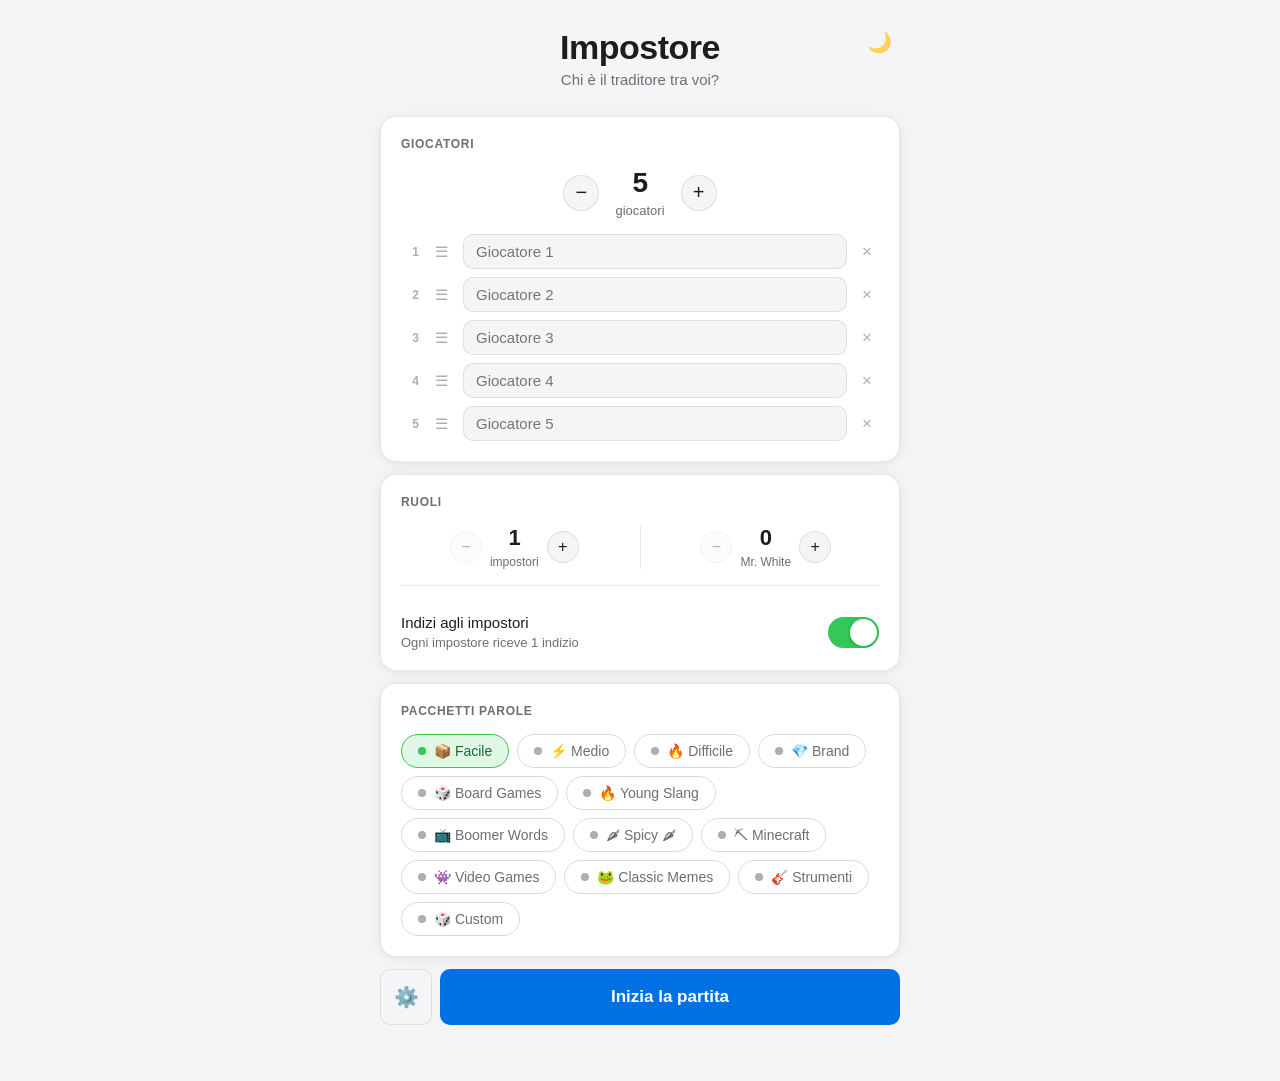
<file: index.html>
<!DOCTYPE html>
<html lang="it">
<head>
  <meta charset="UTF-8">
  <meta name="viewport" content="width=device-width, initial-scale=1.0">
  <title>Impostore</title>
  <link rel="stylesheet" href="style.css?v=14">
  <script>
    (function() {
      var t = localStorage.getItem('imp_theme') ||
        (matchMedia('(prefers-color-scheme: dark)').matches ? 'dark' : 'light');
      document.documentElement.dataset.theme = t;
    })();
  </script>
</head>
<body>
  <div class="app">
    <!-- HOME -->
    <div class="screen active" id="screen-home">
      <div class="header" style="position:relative;">
        <button class="theme-btn" id="btn-theme" aria-label="Cambia tema">🌙</button>
        <h1>Impostore</h1>
        <p>Chi è il traditore tra voi?</p>
      </div>
      <div class="card">
        <div class="card-title">Giocatori</div>
        <div class="stepper">
          <button class="step-btn" id="btn-players-minus" type="button" aria-label="Diminuisci numero giocatori">−</button>
          <div>
            <div class="step-value" id="player-count">5</div>
            <div class="step-label">giocatori</div>
          </div>
          <button class="step-btn" id="btn-players-plus" type="button" aria-label="Aumenta numero giocatori">+</button>
        </div>
        <div class="player-name-list" id="player-name-list"></div>
      </div>
      <div class="card">
        <div class="card-title">Ruoli</div>
        <div class="roles-grid">
          <div class="role-col-l">
            <div class="stepper">
              <button class="step-btn" id="btn-impostors-minus" type="button" aria-label="Diminuisci numero impostori">−</button>
              <div>
                <div class="step-value" id="impostor-count">1</div>
                <div class="step-label">impostori</div>
              </div>
              <button class="step-btn" id="btn-impostors-plus" type="button" aria-label="Aumenta numero impostori">+</button>
            </div>
          </div>
          <div class="roles-divider"></div>
          <div class="role-col-r">
            <div class="stepper">
              <button class="step-btn" id="btn-mrwhites-minus" type="button" aria-label="Diminuisci numero Mr. White">−</button>
              <div>
                <div class="step-value" id="mrwhite-count">0</div>
                <div class="step-label">Mr. White</div>
              </div>
              <button class="step-btn" id="btn-mrwhites-plus" type="button" aria-label="Aumenta numero Mr. White">+</button>
            </div>
          </div>
        </div>
        <div class="divider"></div>
        <div class="toggle-row">
          <div class="toggle-info">
            <h3>Indizi agli impostori</h3>
            <p>Ogni impostore riceve 1 indizio</p>
          </div>
          <button class="toggle on" id="toggle-hints" type="button" role="switch" aria-label="Indizi agli impostori" aria-checked="true"></button>
        </div>
      </div>
      <div class="card">
        <div class="card-title">Pacchetti parole</div>
        <div class="packet-grid" id="home-packet-grid"></div>
      </div>
      <div class="start-row">
        <button class="settings-gear" id="btn-settings" type="button" aria-label="Apri impostazioni pacchetti">⚙️</button>
        <button class="btn btn-primary" id="btn-start" style="flex: 1;">Inizia la partita</button>
      </div>
    </div>

    <!-- SETTINGS -->
    <div class="screen" id="screen-settings">
      <div class="nav-row">
        <button class="nav-back" id="btn-settings-back">‹ Indietro</button>
        <div class="nav-title">Pacchetti parole</div>
        <div style="width: 60px;"></div>
      </div>
      <div class="settings-intro">
        Formato per ogni riga: <code>parola,indizio1,indizio2,...</code><br>
        Una voce per riga &nbsp;·&nbsp; Indizi opzionali, quanti ne vuoi &nbsp;·&nbsp; Ogni indizio può essere più parole
      </div>
      <div class="sa-row">
        <button class="sa-btn" id="btn-export-all">⬆ Esporta tutti</button>
        <label class="sa-btn" id="btn-import" role="button" tabindex="0" aria-label="Importa pacchetti JSON" style="cursor: pointer;">
          ⬇ Importa
          <input type="file" id="file-import" accept=".json" style="display: none;">
        </label>
      </div>
      <div id="packet-editors"></div>
      <button class="add-packet-btn" id="btn-add-packet">+ Aggiungi pacchetto</button>
      <button class="add-packet-btn ai-open-btn" id="btn-ai-packet">✨ Crea pacchetto con AI</button>
    </div>

    <!-- COVER -->
    <div class="screen" id="screen-cover">
      <div class="progress-bar">
        <div class="progress-fill" id="cover-pb"></div>
      </div>
      <div class="cover-screen">
        <div class="cover-icon">🙈</div>
        <div class="cover-title" id="cover-title">Passa il telefono</div>
        <div class="cover-sub">Guarda solo tu la schermata successiva</div>
      </div>
    </div>

    <!-- REVEAL -->
    <div class="screen" id="screen-reveal">
      <div class="progress-bar">
        <div class="progress-fill" id="reveal-pb"></div>
      </div>
      <div class="reveal-top">
        <div class="player-card" id="player-card"></div>
      </div>
    </div>

    <!-- STARTER -->
    <div class="screen" id="screen-starter">
      <div class="starter-card" id="starter-card"></div>
    </div>

    <!-- VOTE -->
    <div class="screen" id="screen-vote">
      <div class="nav-row">
        <div class="nav-title">Vota l'impostore</div>
      </div>
      <div class="card">
        <div class="card-title">Chi vuoi eliminare?</div>
        <div class="player-list" id="vote-list"></div>
      </div>
    </div>

    <!-- CIVILIAN ELIMINATED -->
    <div class="screen" id="screen-civilian-elim">
      <div class="civ-elim-card">
        <div style="font-size: 64px; margin-bottom: var(--spacing-lg);">😮</div>
        <div style="font-size: 22px; font-weight: 700; margin-bottom: var(--spacing-md);" id="civ-elim-name"></div>
        <div style="font-size: 17px; color: var(--success); font-weight: 600; margin-bottom: var(--spacing-lg);">Era un civile!</div>
        <p style="font-size: 15px; color: var(--text2); line-height: 1.5;">Gli impostori sono ancora in circolazione. Il gioco continua.</p>
      </div>
    </div>

    <!-- MR WHITE GUESS -->
    <div class="screen" id="screen-mrwhite-guess">
      <div class="player-card">
        <div class="role-icon mrwhite">🕵️</div>
        <div class="role-badge mrwhite">Mr. White eliminato</div>
        <p style="font-size: 15px; color: var(--text2); line-height: 1.5; margin-bottom: var(--spacing-xl);">
          Hai ascoltato tutti. Se indovini la parola segreta, <strong>vinci tu!</strong>
        </p>
        <input type="text" id="mrwhite-guess-input" placeholder="La parola è…"
          style="width: 100%; padding: var(--spacing-lg); border-radius: var(--radius-sm); border: 1.5px solid var(--border); font-size: 17px; font-family: inherit; outline: none; text-align: center; background: var(--surface2); margin-bottom: var(--spacing-lg); transition: border-color 0.15s;"
          onkeydown="if(event.key==='Enter'){checkMrWhiteGuess();}" />
      </div>
    </div>

    <!-- RESULT -->
    <div class="screen" id="screen-result">
      <div class="result-card" id="result-card"></div>
    </div>

    <!-- ROLE SUMMARY -->
    <div class="screen" id="screen-role-summary">
      <div class="result-card" id="role-summary-card"></div>
    </div>
  </div>

  <!-- Bottom Navigation Bar -->
  <div class="bottom-nav" id="bottom-nav">
    <div class="bottom-nav-inner">
      <div class="btn-group" id="nav-buttons"></div>
    </div>
  </div>

  <div class="ai-modal" id="ai-pack-modal">
    <div class="ai-pack-panel" id="ai-pack-panel">
      <button class="ai-close" id="btn-ai-close" aria-label="Chiudi">×</button>
      <div class="ai-setup" id="ai-setup">
        <div class="card-title">Crea pacchetto con AI</div>
        <div class="ai-form-grid">
          <label class="ai-field">
            <span>Quante parole</span>
            <input type="number" id="ai-count" min="5" max="200" value="50">
          </label>
          <label class="ai-field">
            <span>Tema del pacchetto</span>
            <input type="text" id="ai-theme" placeholder="es. cinema anni '90">
          </label>
          <label class="ai-field">
            <span>Lingua</span>
            <input type="text" id="ai-language" value="italiano">
          </label>
          <label class="ai-field">
            <span>Indizi per parola</span>
            <input type="number" id="ai-hints" min="0" max="12" value="4">
          </label>
          <label class="ai-field">
            <span>Difficoltà indizi</span>
            <select id="ai-difficulty">
              <option value="vicini">Vicini alla parola</option>
              <option value="medi" selected>Medi</option>
              <option value="lontani">Lontani dalla parola</option>
              <option value="molto lontani">Molto lontani</option>
            </select>
          </label>
          <label class="ai-check">
            <input type="checkbox" id="ai-multiword" checked>
            <span>Gli indizi possono essere più di una parola</span>
          </label>
        </div>
        <label class="ai-field ai-extra-field">
          <span>Se ti serve qualcos'altro</span>
          <textarea id="ai-extra" rows="3" placeholder="Vincoli, pubblico, parole da evitare, tono..."></textarea>
        </label>
        <button class="btn btn-primary" id="btn-ai-copy">Copia prompt</button>
      </div>
      <div class="ai-import" id="ai-import">
        <div class="small-info" id="ai-copy-status">Prompt copiato. Incolla qui sotto la risposta dell'AI.</div>
        <textarea class="packet-textarea" id="ai-response" spellcheck="false" placeholder="Incolla qui la lista generata dall'AI"></textarea>
        <button class="btn btn-secondary" id="btn-ai-create">Crea pacchetto dalla risposta</button>
      </div>
    </div>
  </div>

  <script src="script.js?v=14"></script>
</body>
</html>
</file>
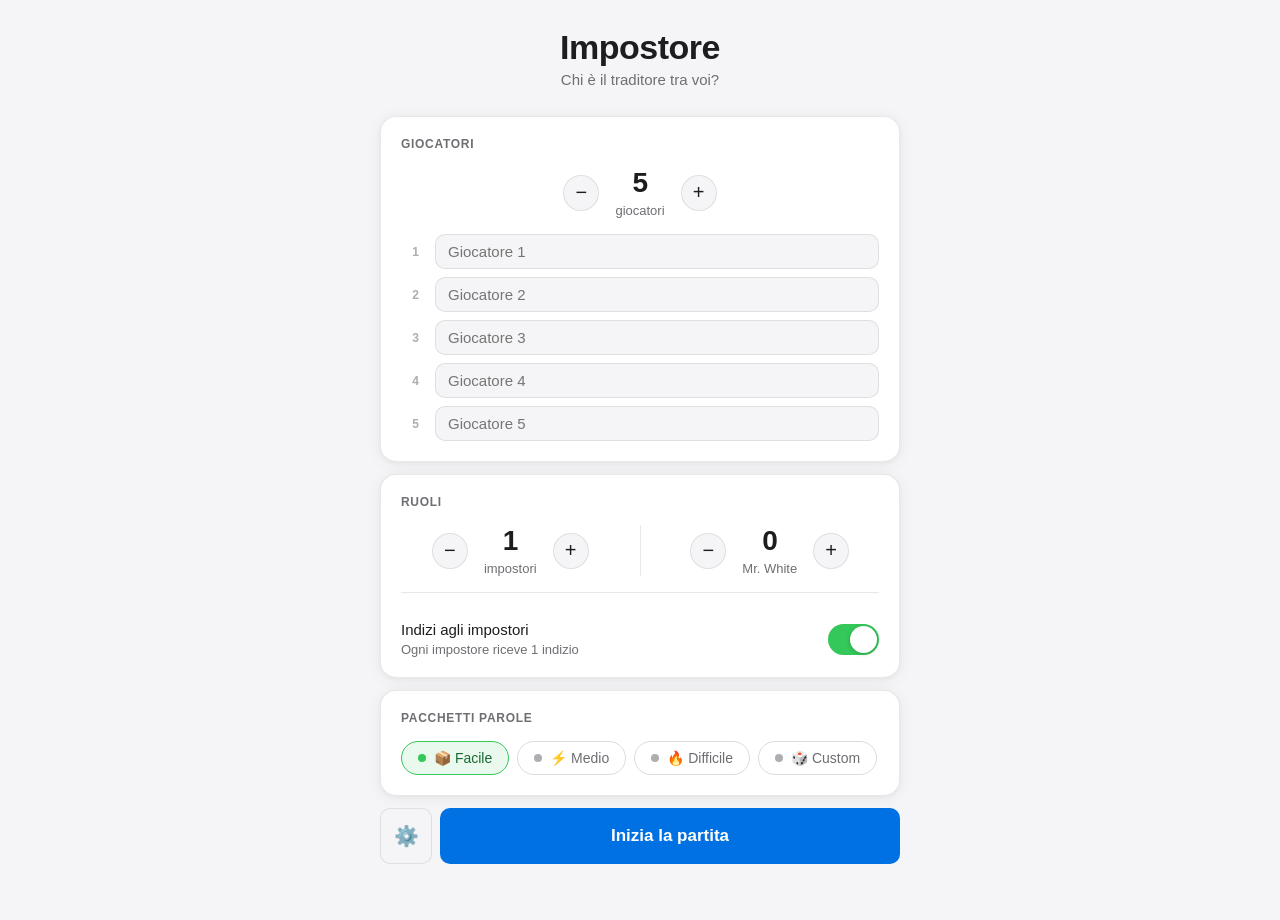
<file: impostore.html>
<!DOCTYPE html>
<html lang="it">
<head>
  <meta charset="UTF-8">
  <meta name="viewport" content="width=device-width, initial-scale=1.0">
  <title>Impostore</title>
  <style>
    * {
      margin: 0;
      padding: 0;
      box-sizing: border-box;
    }

    :root {
      --bg: #f5f5f7;
      --surface: #fff;
      --surface2: #f5f5f7;
      --surface3: #e8e8ed;
      --border: rgba(0, 0, 0, 0.09);
      --border2: rgba(0, 0, 0, 0.14);
      --text: #1d1d1f;
      --text2: #6e6e73;
      --text3: #aeaeb2;
      --accent: #0071e3;
      --accent-h: #0077ed;
      --danger: #ff3b30;
      --success: #34c759;
      --warning: #ff9f0a;
      --mrw: #636366;

      --radius: 16px;
      --radius-sm: 10px;
      --spacing-xs: 4px;
      --spacing-sm: 8px;
      --spacing-md: 12px;
      --spacing-lg: 16px;
      --spacing-xl: 20px;
      --spacing-2xl: 24px;
      --spacing-3xl: 28px;
      --spacing-4xl: 32px;

      --shadow: 0 2px 16px rgba(0, 0, 0, 0.06), 0 1px 4px rgba(0, 0, 0, 0.04);
      --shadow-lg: 0 20px 60px rgba(0, 0, 0, 0.11), 0 4px 16px rgba(0, 0, 0, 0.06);
    }

    body {
      font-family: -apple-system, BlinkMacSystemFont, 'Helvetica Neue', sans-serif;
      background: var(--bg);
      color: var(--text);
      min-height: 100vh;
      display: flex;
      flex-direction: column;
      align-items: center;
      padding: var(--spacing-2xl) var(--spacing-lg);
      -webkit-font-smoothing: antialiased;
      transition: padding-bottom 0.15s;
    }

    body.has-bottom-nav {
      padding-bottom: calc(140px + env(safe-area-inset-bottom, 0px));
    }

    .app {
      width: 100%;
      max-width: 520px;
    }

    .screen {
      display: none;
    }

    .screen.active {
      display: block;
    }

    /* Header */
    .header {
      text-align: center;
      margin-bottom: var(--spacing-3xl);
      padding-top: var(--spacing-xs);
    }

    .header h1 {
      font-size: 34px;
      font-weight: 700;
      letter-spacing: -0.5px;
    }

    .header p {
      font-size: 15px;
      color: var(--text2);
      margin-top: var(--spacing-xs);
    }

    /* Navigation */
    .nav-row {
      display: flex;
      align-items: center;
      justify-content: space-between;
      margin-bottom: var(--spacing-lg);
    }

    .nav-back {
      font-size: 15px;
      color: var(--accent);
      background: none;
      border: none;
      cursor: pointer;
      font-family: inherit;
      font-weight: 500;
      padding: 0;
      transition: opacity 0.15s;
    }

    .nav-back:active {
      opacity: 0.7;
    }

    .nav-title {
      font-size: 17px;
      font-weight: 600;
    }

    /* Card */
    .card {
      background: var(--surface);
      border-radius: var(--radius);
      padding: var(--spacing-xl);
      box-shadow: var(--shadow);
      margin-bottom: var(--spacing-md);
      border: 1px solid var(--border);
      width: 100%;
    }

    .card-title {
      font-size: 12px;
      font-weight: 600;
      color: var(--text2);
      text-transform: uppercase;
      letter-spacing: 0.7px;
      margin-bottom: var(--spacing-lg);
    }

    /* Stepper */
    .stepper {
      display: flex;
      align-items: center;
      gap: var(--spacing-lg);
      justify-content: center;
    }

    .step-btn {
      width: 36px;
      height: 36px;
      border-radius: 50%;
      border: 1px solid var(--border);
      background: var(--surface2);
      color: var(--text);
      font-size: 20px;
      cursor: pointer;
      display: flex;
      align-items: center;
      justify-content: center;
      transition: all 0.15s;
      font-family: inherit;
    }

    .step-btn:hover {
      background: var(--surface3);
    }

    .step-btn:active {
      transform: scale(0.9);
    }

    .step-value {
      font-size: 28px;
      font-weight: 600;
      min-width: 40px;
      text-align: center;
      letter-spacing: -0.5px;
    }

    .step-label {
      font-size: 13px;
      color: var(--text2);
      text-align: center;
      margin-top: var(--spacing-xs);
    }

    /* Roles */
    .roles-grid {
      display: grid;
      grid-template-columns: 1fr 1px 1fr;
    }

    .roles-divider {
      background: var(--border);
    }

    .role-col-l {
      padding-right: var(--spacing-xl);
    }

    .role-col-r {
      padding-left: var(--spacing-xl);
    }

    /* Toggle */
    .toggle-row {
      display: flex;
      align-items: center;
      justify-content: space-between;
      padding: var(--spacing-md) 0;
      border-bottom: 1px solid var(--border);
    }

    .toggle-row:last-child {
      border-bottom: none;
      padding-bottom: 0;
    }

    .toggle-info h3 {
      font-size: 15px;
      font-weight: 500;
    }

    .toggle-info p {
      font-size: 13px;
      color: var(--text2);
      margin-top: var(--spacing-xs);
    }

    .toggle {
      width: 51px;
      height: 31px;
      background: #e5e5ea;
      border-radius: 16px;
      position: relative;
      cursor: pointer;
      transition: background 0.25s;
      flex-shrink: 0;
      border: none;
      outline: none;
    }

    .toggle.on {
      background: var(--success);
    }

    .toggle::after {
      content: '';
      position: absolute;
      width: 27px;
      height: 27px;
      background: white;
      border-radius: 50%;
      top: 2px;
      left: 2px;
      transition: transform 0.25s;
      box-shadow: 0 1px 4px rgba(0, 0, 0, 0.2);
    }

    .toggle.on::after {
      transform: translateX(20px);
    }

    /* Packets */
    .packet-grid {
      display: flex;
      flex-wrap: wrap;
      gap: var(--spacing-sm);
    }

    .packet-pill {
      padding: var(--spacing-sm) var(--spacing-lg);
      border-radius: 20px;
      font-size: 14px;
      font-weight: 500;
      cursor: pointer;
      border: 1.5px solid var(--border2);
      background: transparent;
      color: var(--text2);
      transition: all 0.15s;
      font-family: inherit;
      display: flex;
      align-items: center;
      gap: var(--spacing-sm);
    }

    .packet-pill .dot {
      width: 8px;
      height: 8px;
      border-radius: 50%;
      background: var(--text3);
      flex-shrink: 0;
    }

    /* Player Names */
    .player-name-list {
      display: flex;
      flex-direction: column;
      gap: var(--spacing-sm);
      margin-top: var(--spacing-lg);
    }

    .player-name-row {
      display: flex;
      align-items: center;
      gap: var(--spacing-lg);
    }

    .player-index {
      font-size: 12px;
      color: var(--text3);
      font-weight: 600;
      min-width: 18px;
      text-align: right;
    }

    .name-input {
      flex: 1;
      padding: var(--spacing-sm) var(--spacing-md);
      border-radius: var(--radius-sm);
      border: 1.5px solid var(--border);
      background: var(--surface2);
      font-family: inherit;
      font-size: 15px;
      color: var(--text);
      outline: none;
      transition: border-color 0.15s, background 0.15s;
    }

    .name-input:focus {
      border-color: var(--accent);
      background: #fff;
    }

    /* Buttons */
    .btn {
      width: 100%;
      padding: 15px;
      border-radius: var(--radius-sm);
      border: none;
      font-size: 17px;
      font-weight: 600;
      cursor: pointer;
      font-family: inherit;
      transition: all 0.15s;
    }

    .btn-primary {
      background: var(--accent);
      color: white;
    }

    .btn-primary:hover {
      background: var(--accent-h);
    }

    .btn-primary:active {
      transform: scale(0.98);
    }

    .btn-secondary {
      background: var(--surface2);
      color: var(--text);
      border: 1px solid var(--border);
      font-size: 15px;
      font-weight: 500;
      padding: 12px;
    }

    .btn-secondary:hover {
      background: var(--surface3);
    }

    .btn-group {
      display: flex;
      flex-direction: column;
      gap: var(--spacing-sm);
    }

    .start-row {
      display: flex;
      gap: var(--spacing-sm);
      margin-bottom: var(--spacing-4xl);
    }

    .settings-gear {
      flex: 0 0 auto;
      width: 52px;
      height: auto;
      border-radius: var(--radius-sm);
      border: 1px solid var(--border);
      background: var(--surface2);
      font-size: 20px;
      cursor: pointer;
      display: flex;
      align-items: center;
      justify-content: center;
      transition: background 0.15s;
      padding: 15px;
    }

    .settings-gear:hover {
      background: var(--surface3);
    }

    /* Progress Bar */
    .progress-bar {
      height: 5px;
      background: var(--surface3);
      border-radius: 3px;
      margin-bottom: var(--spacing-xl);
      overflow: hidden;
      width: 100%;
      flex-shrink: 0;
    }

    .progress-fill {
      height: 100%;
      background: var(--accent);
      border-radius: 3px;
      transition: width 0.35s ease;
    }

    /* Cover Screen */
    .screen#screen-cover {
      display: none;
      flex-direction: column;
      justify-content: center;
      align-items: center;
    }

    .screen#screen-cover.active {
      display: flex;
    }

    .cover-screen {
      background: var(--surface);
      border-radius: var(--radius);
      padding: var(--spacing-4xl) var(--spacing-2xl);
      text-align: center;
      box-shadow: var(--shadow-lg);
      border: 1px solid var(--border);
      width: 100%;
    }

    .cover-icon {
      font-size: 52px;
      margin-bottom: var(--spacing-lg);
    }

    .cover-title {
      font-size: 24px;
      font-weight: 700;
      margin-bottom: var(--spacing-md);
      letter-spacing: -0.3px;
    }

    .cover-sub {
      font-size: 15px;
      color: var(--text2);
    }

    /* Reveal Screen */
    #screen-reveal {
      display: none;
      flex-direction: column;
      justify-content: center;
      align-items: center;
    }

    #screen-reveal.active {
      display: flex;
    }

    .reveal-top {
      flex: 1;
      display: flex;
      flex-direction: column;
      justify-content: center;
      align-items: center;
      width: 100%;
    }

    /* Player Card */
    .player-card {
      background: var(--surface);
      border-radius: var(--radius);
      padding: var(--spacing-4xl) var(--spacing-2xl) var(--spacing-xl);
      text-align: center;
      box-shadow: var(--shadow-lg);
      border: 1px solid var(--border);
      animation: slideUp 0.3s ease;
      width: 100%;
    }

    @keyframes slideUp {
      from {
        opacity: 0;
        transform: translateY(14px);
      }
      to {
        opacity: 1;
        transform: translateY(0);
      }
    }

    .player-number {
      font-size: 12px;
      font-weight: 600;
      color: var(--text3);
      text-transform: uppercase;
      letter-spacing: 0.8px;
      margin-bottom: var(--spacing-xl);
    }

    .role-icon {
      width: 80px;
      height: 80px;
      border-radius: 50%;
      display: flex;
      align-items: center;
      justify-content: center;
      font-size: 36px;
      margin: 0 auto var(--spacing-lg);
    }

    .role-icon.civilian {
      background: rgba(52, 199, 89, 0.1);
    }

    .role-icon.impostor {
      background: rgba(255, 59, 48, 0.1);
    }

    .role-icon.mrwhite {
      background: rgba(99, 99, 102, 0.1);
    }

    .role-badge {
      font-size: 22px;
      font-weight: 700;
      margin-bottom: var(--spacing-md);
    }

    .role-badge.civilian {
      color: var(--success);
    }

    .role-badge.impostor {
      color: var(--danger);
    }

    .role-badge.mrwhite {
      color: var(--mrw);
    }

    .role-word {
      font-size: 34px;
      font-weight: 700;
      color: var(--text);
      letter-spacing: -0.8px;
      margin-top: var(--spacing-lg);
    }

    .role-sub {
      font-size: 14px;
      color: var(--text2);
      margin-top: var(--spacing-lg);
      line-height: 1.5;
    }

    .hint-solo {
      background: rgba(255, 159, 10, 0.07);
      border: 1px solid rgba(255, 159, 10, 0.25);
      border-radius: var(--radius-sm);
      padding: var(--spacing-lg);
      margin-top: var(--spacing-lg);
      text-align: center;
    }

    .hint-label {
      font-size: 11px;
      font-weight: 700;
      color: var(--warning);
      text-transform: uppercase;
      letter-spacing: 0.6px;
      margin-bottom: var(--spacing-sm);
    }

    .hint-text {
      font-size: 22px;
      font-weight: 700;
      color: var(--text);
    }

    /* Civilian Eliminated */
    .screen#screen-civilian-elim {
      display: none;
      flex-direction: column;
      justify-content: center;
      align-items: center;
    }

    .screen#screen-civilian-elim.active {
      display: flex;
    }

    .civ-elim-card {
      background: var(--surface);
      border-radius: var(--radius);
      padding: var(--spacing-4xl) var(--spacing-2xl);
      text-align: center;
      box-shadow: var(--shadow-lg);
      border: 1px solid var(--border);
      animation: slideUp 0.3s ease;
      width: 100%;
    }

    /* Mr White Guess Screen */
    .screen#screen-mrwhite-guess {
      display: none;
      flex-direction: column;
      justify-content: center;
      align-items: center;
    }

    .screen#screen-mrwhite-guess.active {
      display: flex;
    }

    /* Vote Screen */
    .player-list {
      display: flex;
      flex-direction: column;
      gap: var(--spacing-sm);
      margin-top: var(--spacing-lg);
    }

    .player-vote-item {
      display: flex;
      align-items: center;
      justify-content: space-between;
      padding: var(--spacing-lg) var(--spacing-xl);
      background: var(--surface2);
      border-radius: var(--radius-sm);
      border: 1.5px solid var(--border);
      cursor: pointer;
      transition: all 0.15s;
      user-select: none;
      min-height: 48px;
    }

    .player-vote-item:hover {
      border-color: var(--accent);
      background: rgba(0, 113, 227, 0.04);
    }

    .player-vote-item.selected {
      border-color: var(--danger);
      background: rgba(255, 59, 48, 0.06);
    }

    .player-vote-name {
      font-size: 16px;
      font-weight: 500;
    }

    .vote-check {
      width: 22px;
      height: 22px;
      border-radius: 50%;
      border: 2px solid var(--border);
      display: flex;
      align-items: center;
      justify-content: center;
      font-size: 11px;
      color: white;
      font-weight: 700;
      flex-shrink: 0;
    }

    .player-vote-item.selected .vote-check {
      background: var(--danger);
      border-color: var(--danger);
    }

    /* Result Card */
    .screen#screen-result {
      display: none;
      flex-direction: column;
      justify-content: center;
      align-items: center;
    }

    .screen#screen-result.active {
      display: flex;
    }

    .result-card {
      background: var(--surface);
      border-radius: var(--radius);
      padding: var(--spacing-4xl) var(--spacing-2xl);
      text-align: center;
      box-shadow: var(--shadow-lg);
      border: 1px solid var(--border);
      animation: slideUp 0.4s ease;
      width: 100%;
    }

    .result-emoji {
      font-size: 64px;
      margin-bottom: var(--spacing-md);
    }

    .result-title {
      font-size: 28px;
      font-weight: 700;
      letter-spacing: -0.5px;
      margin-bottom: var(--spacing-md);
    }

    .result-sub {
      font-size: 15px;
      color: var(--text2);
      margin-bottom: var(--spacing-xl);
      line-height: 1.5;
    }

    .info-row {
      display: flex;
      justify-content: space-between;
      align-items: center;
      padding: var(--spacing-md) 0;
      border-bottom: 1px solid var(--border);
      font-size: 15px;
    }

    .info-row:last-child {
      border-bottom: none;
    }

    .info-row span:first-child {
      color: var(--text2);
    }

    .info-row span:last-child {
      font-weight: 600;
    }

    .tag-i {
      color: var(--danger);
    }

    .tag-mw {
      color: var(--mrw);
    }

    /* Settings */
    .settings-intro {
      font-size: 14px;
      color: var(--text2);
      margin-bottom: var(--spacing-lg);
      line-height: 1.65;
      background: var(--surface);
      border-radius: var(--radius-sm);
      padding: var(--spacing-lg);
      border: 1px solid var(--border);
    }

    .settings-intro code {
      font-family: ui-monospace, SFMono-Regular, Menlo, monospace;
      font-size: 12.5px;
      background: var(--surface3);
      padding: var(--spacing-xs) var(--spacing-sm);
      border-radius: 4px;
      color: var(--text);
    }

    /* Packet Editor */
    .packet-item {
      background: var(--surface);
      border-radius: var(--radius-sm);
      border: 1px solid var(--border);
      margin-bottom: var(--spacing-sm);
      overflow: hidden;
      box-shadow: var(--shadow);
    }

    .packet-header {
      display: flex;
      align-items: center;
      justify-content: space-between;
      padding: var(--spacing-lg);
      cursor: pointer;
      gap: var(--spacing-sm);
    }

    .ph-left {
      display: flex;
      align-items: center;
      gap: var(--spacing-sm);
      flex: 1;
      min-width: 0;
    }

    .pdot {
      width: 9px;
      height: 9px;
      border-radius: 50%;
      flex-shrink: 0;
    }

    .pname {
      font-size: 15px;
      font-weight: 500;
    }

    .pcount {
      font-size: 13px;
      color: var(--text3);
      flex-shrink: 0;
    }

    .pchev {
      font-size: 12px;
      color: var(--text3);
      transition: transform 0.2s;
      flex-shrink: 0;
    }

    .pchev.open {
      transform: rotate(180deg);
    }

    .packet-body {
      display: none;
      padding: 0 var(--spacing-lg) var(--spacing-lg);
    }

    .packet-body.open {
      display: block;
    }

    .packet-textarea {
      width: 100%;
      padding: var(--spacing-sm) var(--spacing-md);
      border-radius: 8px;
      border: 1.5px solid var(--border);
      background: var(--surface2);
      font-family: ui-monospace, SFMono-Regular, Menlo, monospace;
      font-size: 12px;
      color: var(--text);
      resize: vertical;
      min-height: 140px;
      outline: none;
      transition: border-color 0.15s;
      line-height: 1.65;
    }

    .packet-textarea:focus {
      border-color: var(--accent);
    }

    .packet-name-input {
      flex: 1;
      padding: var(--spacing-sm) var(--spacing-md);
      border-radius: var(--radius-sm);
      border: 1.5px solid var(--border);
      background: var(--surface2);
      font-family: inherit;
      font-size: 15px;
      font-weight: 500;
      color: var(--text);
      outline: none;
      transition: border-color 0.15s, background 0.15s;
      min-width: 0;
    }

    .packet-name-input:focus {
      border-color: var(--accent);
      background: #fff;
    }

    .emoji-btn {
      font-size: 20px;
      background: var(--surface2);
      border: 1px solid var(--border);
      border-radius: var(--radius-sm);
      width: 40px;
      height: 40px;
      cursor: pointer;
      flex-shrink: 0;
      display: flex;
      align-items: center;
      justify-content: center;
      transition: background 0.15s;
      padding: 0;
    }

    .emoji-btn:hover {
      background: var(--surface3);
    }

    .psave {
      padding: var(--spacing-sm) var(--spacing-lg);
      border-radius: 8px;
      background: var(--accent);
      color: white;
      border: none;
      font-size: 13px;
      font-weight: 600;
      cursor: pointer;
      font-family: inherit;
      transition: opacity 0.15s;
    }

    .psave:active {
      opacity: 0.8;
    }

    .pgray {
      background: var(--surface3);
      color: var(--text);
      border: 1px solid var(--border);
    }

    .pdel {
      padding: var(--spacing-sm) var(--spacing-md);
      border-radius: 8px;
      background: rgba(255, 59, 48, 0.08);
      color: var(--danger);
      border: 1px solid rgba(255, 59, 48, 0.2);
      font-size: 13px;
      font-weight: 600;
      cursor: pointer;
      font-family: inherit;
      transition: all 0.15s;
    }

    .pdel:hover {
      background: rgba(255, 59, 48, 0.12);
    }

    .add-packet-btn {
      width: 100%;
      padding: var(--spacing-md);
      border-radius: var(--radius-sm);
      border: 1.5px dashed var(--border2);
      background: transparent;
      color: var(--text2);
      font-size: 15px;
      font-weight: 500;
      cursor: pointer;
      font-family: inherit;
      transition: all 0.15s;
      margin-bottom: var(--spacing-lg);
    }

    .add-packet-btn:hover {
      background: var(--surface3);
      border-color: var(--accent);
      color: var(--accent);
    }

    .sa-row {
      display: flex;
      gap: var(--spacing-sm);
      margin-bottom: var(--spacing-lg);
    }

    .sa-btn {
      flex: 1;
      padding: var(--spacing-sm);
      border-radius: var(--radius-sm);
      border: 1px solid var(--border);
      background: var(--surface2);
      color: var(--text);
      font-size: 14px;
      font-weight: 500;
      cursor: pointer;
      font-family: inherit;
      transition: all 0.15s;
      text-align: center;
    }

    .sa-btn:hover {
      background: var(--surface3);
    }

    .ep-panel {
      display: none;
      padding: var(--spacing-md) 0;
      border-bottom: 1px solid var(--border);
      margin-bottom: var(--spacing-md);
    }

    .emoji-picker {
      display: flex;
      flex-wrap: wrap;
      gap: var(--spacing-sm);
      margin-bottom: var(--spacing-sm);
    }

    .ep-opt {
      font-size: 18px;
      width: 34px;
      height: 34px;
      border-radius: 8px;
      border: 1.5px solid var(--border);
      background: var(--surface2);
      cursor: pointer;
      display: flex;
      align-items: center;
      justify-content: center;
      transition: all 0.15s;
      padding: 0;
    }

    .ep-opt.sel {
      border-color: var(--accent);
      background: rgba(0, 113, 227, 0.1);
    }

    .color-picker {
      display: flex;
      flex-wrap: wrap;
      gap: var(--spacing-sm);
    }

    .cp-opt {
      width: 26px;
      height: 26px;
      border-radius: 50%;
      cursor: pointer;
      border: 2.5px solid transparent;
      transition: all 0.15s;
    }

    .cp-opt.sel {
      border-color: white;
      box-shadow: 0 0 0 2.5px var(--accent);
      transform: scale(1.12);
    }

    .btn-row {
      display: flex;
      gap: var(--spacing-sm);
      margin-top: var(--spacing-lg);
    }

    .divider {
      height: 1px;
      background: var(--border);
      margin: var(--spacing-lg) 0;
    }

    .small-info {
      font-size: 12px;
      color: var(--text3);
      text-align: center;
      margin-top: var(--spacing-sm);
    }

    /* Bottom Navigation */
    .bottom-nav {
      position: fixed;
      bottom: 0;
      left: 0;
      right: 0;
      background: rgba(245, 245, 247, 0.85);
      backdrop-filter: saturate(180%) blur(20px);
      -webkit-backdrop-filter: saturate(180%) blur(20px);
      border-top: 1px solid var(--border);
      padding: var(--spacing-md) var(--spacing-lg) calc(var(--spacing-md) + env(safe-area-inset-bottom, 0px));
      display: none;
      z-index: 10;
    }

    .bottom-nav-inner {
      max-width: 520px;
      margin: 0 auto;
      width: 100%;
    }

    .bottom-nav.active {
      display: block;
    }

    .bottom-nav .btn-group {
      gap: var(--spacing-sm);
    }

    /* Settings Screen Content */
    #screen-settings {
      padding-bottom: var(--spacing-3xl);
    }

    #packet-editors {
      margin-bottom: var(--spacing-lg);
    }
  </style>
</head>
<body>
  <div class="app">
    <!-- HOME -->
    <div class="screen active" id="screen-home">
      <div class="header">
        <h1>Impostore</h1>
        <p>Chi è il traditore tra voi?</p>
      </div>
      <div class="card">
        <div class="card-title">Giocatori</div>
        <div class="stepper">
          <button class="step-btn" id="btn-players-minus">−</button>
          <div>
            <div class="step-value" id="player-count">5</div>
            <div class="step-label">giocatori</div>
          </div>
          <button class="step-btn" id="btn-players-plus">+</button>
        </div>
        <div class="player-name-list" id="player-name-list"></div>
      </div>
      <div class="card">
        <div class="card-title">Ruoli</div>
        <div class="roles-grid">
          <div class="role-col-l">
            <div class="stepper">
              <button class="step-btn" id="btn-impostors-minus">−</button>
              <div>
                <div class="step-value" id="impostor-count">1</div>
                <div class="step-label">impostori</div>
              </div>
              <button class="step-btn" id="btn-impostors-plus">+</button>
            </div>
          </div>
          <div class="roles-divider"></div>
          <div class="role-col-r">
            <div class="stepper">
              <button class="step-btn" id="btn-mrwhites-minus">−</button>
              <div>
                <div class="step-value" id="mrwhite-count">0</div>
                <div class="step-label">Mr. White</div>
              </div>
              <button class="step-btn" id="btn-mrwhites-plus">+</button>
            </div>
          </div>
        </div>
        <div class="divider"></div>
        <div class="toggle-row">
          <div class="toggle-info">
            <h3>Indizi agli impostori</h3>
            <p>Ogni impostore riceve 1 indizio</p>
          </div>
          <button class="toggle on" id="toggle-hints"></button>
        </div>
      </div>
      <div class="card">
        <div class="card-title">Pacchetti parole</div>
        <div class="packet-grid" id="home-packet-grid"></div>
      </div>
      <div class="start-row">
        <button class="settings-gear" id="btn-settings">⚙️</button>
        <button class="btn btn-primary" id="btn-start" style="flex: 1;">Inizia la partita</button>
      </div>
    </div>

    <!-- SETTINGS -->
    <div class="screen" id="screen-settings">
      <div class="nav-row">
        <button class="nav-back" id="btn-settings-back">‹ Indietro</button>
        <div class="nav-title">Pacchetti parole</div>
        <div style="width: 60px;"></div>
      </div>
      <div class="settings-intro">
        Modifica le parole. Formato per ogni riga: <code>parola,indizio1,indizio2,indizio3</code><br>
        Una voce per riga &nbsp;·&nbsp; Gli indizi sono opzionali
      </div>
      <div class="sa-row">
        <button class="sa-btn" id="btn-export-all">⬆ Esporta tutti</button>
        <label class="sa-btn" style="cursor: pointer;">
          ⬇ Importa
          <input type="file" id="file-import" accept=".json" style="display: none;">
        </label>
      </div>
      <div id="packet-editors"></div>
      <button class="add-packet-btn" id="btn-add-packet">+ Aggiungi pacchetto</button>
    </div>

    <!-- COVER -->
    <div class="screen" id="screen-cover">
      <div class="progress-bar">
        <div class="progress-fill" id="cover-pb"></div>
      </div>
      <div class="cover-screen">
        <div class="cover-icon">🙈</div>
        <div class="cover-title" id="cover-title">Passa il telefono</div>
        <div class="cover-sub">Guarda solo tu la schermata successiva</div>
      </div>
    </div>

    <!-- REVEAL -->
    <div class="screen" id="screen-reveal">
      <div class="progress-bar">
        <div class="progress-fill" id="reveal-pb"></div>
      </div>
      <div class="reveal-top">
        <div class="player-card" id="player-card"></div>
      </div>
    </div>

    <!-- VOTE -->
    <div class="screen" id="screen-vote">
      <div class="nav-row">
        <div style="width: 60px;"></div>
        <div class="nav-title">Vota l'impostore</div>
        <div style="width: 60px;"></div>
      </div>
      <div class="card">
        <div class="card-title">Chi vuoi eliminare?</div>
        <div class="player-list" id="vote-list"></div>
      </div>
    </div>

    <!-- CIVILIAN ELIMINATED -->
    <div class="screen" id="screen-civilian-elim">
      <div class="civ-elim-card">
        <div style="font-size: 64px; margin-bottom: var(--spacing-lg);">😮</div>
        <div style="font-size: 22px; font-weight: 700; margin-bottom: var(--spacing-md);" id="civ-elim-name"></div>
        <div style="font-size: 17px; color: var(--success); font-weight: 600; margin-bottom: var(--spacing-lg);">Era un civile!</div>
        <p style="font-size: 15px; color: var(--text2); line-height: 1.5;">Gli impostori sono ancora in circolazione. Il gioco continua.</p>
      </div>
    </div>

    <!-- MR WHITE GUESS -->
    <div class="screen" id="screen-mrwhite-guess">
      <div class="player-card">
        <div class="role-icon mrwhite">🕵️</div>
        <div class="role-badge mrwhite">Mr. White eliminato</div>
        <p style="font-size: 15px; color: var(--text2); line-height: 1.5; margin-bottom: var(--spacing-xl);">
          Hai ascoltato tutti. Se indovini la parola segreta, <strong>vinci tu!</strong>
        </p>
        <input type="text" id="mrwhite-guess-input" placeholder="La parola è…"
          style="width: 100%; padding: var(--spacing-lg); border-radius: var(--radius-sm); border: 1.5px solid var(--border); font-size: 17px; font-family: inherit; outline: none; text-align: center; background: var(--surface2); margin-bottom: var(--spacing-lg); transition: border-color 0.15s;"
          onkeydown="if(event.key==='Enter'){checkMrWhiteGuess();}" />
      </div>
    </div>

    <!-- RESULT -->
    <div class="screen" id="screen-result">
      <div class="result-card" id="result-card"></div>
    </div>
  </div>

  <!-- Bottom Navigation Bar -->
  <div class="bottom-nav" id="bottom-nav">
    <div class="bottom-nav-inner">
      <div class="btn-group" id="nav-buttons"></div>
    </div>
  </div>

  <script>
    const COLORS = [
      { hex: '#34c759', dark: '#1a6b33' },
      { hex: '#ff9f0a', dark: '#8a5200' },
      { hex: '#ff3b30', dark: '#b01208' },
      { hex: '#0071e3', dark: '#004a99' },
      { hex: '#af52de', dark: '#6b2090' },
      { hex: '#ff2d55', dark: '#99001e' },
      { hex: '#5ac8fa', dark: '#006d99' },
      { hex: '#636366', dark: '#3a3a3c' }
    ];

    const EMOJIS = ['📦', '⚡', '🔥', '🎯', '🌊', '🍀', '💡', '🎲', '🌙', '⭐', '🎪', '🧩', '🎭', '🏆', '🌈', '🦄'];

    const DEF_PACKETS = [
      { id: 'easy', label: 'Facile', emoji: '📦', colorIdx: 0, lines: ['Pizza,rotonda,mozzarella,Napoli', 'Gatto,fusa,baffi,sonnolento', 'Mare,salato,estate,onde', 'Bicicletta,ruote,pedali,ecologica', 'Sole,caldo,ovest,abbronzatura', 'Casa,tetto,finestre,comfort', 'Calcio,undici,portiere,pallone', 'Cane,abbaia,guinzaglio,fedele', 'Libro,pagine,silenzio,biblioteca', 'Telefono,schermo,ricarica,chiamate', 'Scuola,mattina,professori,compiti', 'Gelato,freddo,cono,estate', 'Treno,binari,vagoni,stazione', 'Film,cinema,attori,popcorn', 'Musica,cuffia,ritmo,melodia', 'Pane,forno,farina,colazione', 'Bosco,alberi,animali,resina', 'Macchina,ruote,patente,benzina', 'Letto,materasso,lenzuola,sonno', 'Festa,torta,ballo,amici', 'Cioccolato,dolce,cacao,fondente', 'Computer,tastiera,internet,schermo', 'Montagna,alta,sci,neve', 'Pesce,pinne,acqua,limone', 'Pallone,rotondo,calcio,aria', 'Dentista,denti,trapano,guanti', 'Supermercato,cibo,carrelli,cassa', 'Aereo,cielo,aeroporto,veloce', 'Piscina,nuoto,cloro,bagnino', 'Zaino,spalla,libri,scuola', 'Giardino,piante,erba,fiori', 'Vacanza,mare,riposo,valigia', 'Ristorante,cameriere,menu,cena', 'Stadio,tribune,tifosi,calcio', 'Compleanno,candeline,regali,torta', 'Notte,buio,stelle,luna', 'Spiaggia,sabbia,ombrellone,estate', 'Neve,bianca,fredda,pupazzo', 'Farfalla,ali,bruco,nettare', 'Colazione,mattino,latte,cereali', 'Biblioteca,libri,silenzio,prestito', 'Arcobaleno,pioggia,colori,arco', 'Castello,re,torri,fossato', 'Nonno,anziano,storie,capelli', 'Vespa,motorino,ruote,italiano', 'Tramonto,sera,arancione,orizzonte', 'Abbraccio,braccia,calore,affetto', 'Mercato,bancarelle,frutta,trattativa', 'Foresta,alberi,animali,verde', 'Palloncino,aria,colorato,festa'] },
      { id: 'medium', label: 'Medio', emoji: '⚡', colorIdx: 1, lines: ['Nebbia,visibilita,acqua,padana', 'Coda,fila,supermercato,attesa', 'Semaforo,colori,traffico,verde', 'Multa,polizia,errore,soldi', 'Passaporto,viaggio,foto,scadenza', 'Banca,soldi,sportello,mutuo', 'Cappuccino,mattino,schiuma,cornetto', 'Termometro,temperatura,febbre,digitale', 'Rimorso,errore,negativo,passato', 'Insonnia,sveglio,notte,stress', 'Routine,quotidiano,sicurezza,abitudine', 'Confine,paesi,invisibile,passaporto', 'Quarantena,isolamento,casa,contagio', 'Canone,mensile,televisivo,fisso', 'Spazzatura,cassonetti,differenziata,odore', 'Interrogazione,professore,voce,paura', 'Sciroppo,malattia,dolce,cucchiaino', 'Bilancia,peso,bagno,zodiacale', 'Scontrino,cassa,pagamento,rimborso', 'Condominio,vicini,amministratore,rata', 'Riunione,lavoro,lunga,online', 'Abbonamento,mensile,contenuti,disdetta', 'Turismo,viaggio,economia,turisti', 'Psicologia,mente,ascolto,scienza', 'Fidanzamento,matrimonio,anello,famiglia', 'Pendolare,lavoro,treno,abbonamento', 'Anniversario,annuale,coppia,regalo', 'Meteo,pioggia,previsioni,sbaglia', 'Gita,classe,permesso,pullman', 'Pensione,lavoro,stato,anni', 'Detersivo,lavatrice,vestiti,profumo', 'Sciopero,lavoratori,diritti,treni', 'Prenotazione,anticipo,ristorante,disdetta', 'Alluvione,esondazione,case,disastro', 'Frigorifero,freddo,rumore,cibo', 'Tradimento,fiducia,dolore,perdono', 'Curiosita,domande,conoscenza,bambini', 'Pazienza,attesa,virtu,calma', 'Nostalgia,passato,dolceamara,musica', 'Pregiudizio,giudizio,ignoranza,danno', 'Turno,notturno,faticoso,medici', 'Debito,restituzione,ansia,banca', 'Trasloco,casa,scatoloni,stress', 'Audizione,cantare,giuria,selezione', 'Canzone,ritmo,doccia,tormentone', 'Ecologia,ambiente,riciclare,natura', 'Codice,lettere,numeri,burocrazia', 'Antenna,segnali,tetto,televisione', 'Alloggio,dormire,affitto,hotel', 'Carriera,lavoro,ambizione,scalata'] },
      { id: 'hard', label: 'Difficile', emoji: '🔥', colorIdx: 2, lines: ['Eufemismo,linguaggio,retorica,addolcire', 'Ossimoro,contraddizione,retorica,paradosso', 'Narcisismo,specchio,mito,personalita', 'Inflazione,prezzi,banca,acquisto', 'Populismo,emozioni,elite,politica', 'Crowdfunding,online,donatori,progetto', 'Paradosso,assurdo,logica,filosofia', 'Astensionismo,voto,democrazia,disinteresse', 'Greenwashing,ecologia,inganno,aziendale', 'Lobbying,pressione,politici,interessi', 'Burocrazia,moduli,stato,Kafka', 'Blockchain,distribuito,criptovalute,immutabile', 'Panopticon,prigione,osservazione,potere', 'Dunning-Kruger,competenza,cognitivo,sopravvalutazione', 'Entropia,disordine,fisica,irreversibile', 'Placebo,medicina,mente,clinico', 'Framing,percezione,media,opinioni', 'Polarizzazione,estremi,social,divisione', 'Sorveglianza,dati,Snowden,telecamere', 'Populismo,emozioni,elite,voti', 'Metaverso,virtuale,visore,Facebook', 'Epistemologia,conoscenza,domande,filosofia', 'Arbitraggio,mercati,prezzo,investimento', 'Neuromarketing,cervello,risonanza,acquisto', 'Geopolitica,politica,potenze,conflitti', 'Keynesismo,stato,economia,Keynes', 'Tecnocrazia,esperti,democrazia,UE', 'Relativismo,culture,antropologia,etnocentrismo', 'Interdisciplinarita,discipline,complesso,convergenza', 'Postcolonialismo,colonialismo,culturale,Fanon', 'Feudalesimo,piattaforme,monopolio,controllo', 'Solutionismo,tecnologia,critica,Morozov', 'Deterrenza,minaccia,nucleare,MAD', 'Dissonanza,contraddizione,disagio,razionalizzare', 'Bias,errore,cognitivo,inconsapevole', 'Memoria,gruppo,guerra,collettiva', 'Entropia,disordine,irreversibile,fisica', 'Quantum,qubit,potente,crittografia', 'Circolo,problema,loop,vizioso', 'Pensiero,creativita,laterale,angoli', 'Paradigma,scienza,rivoluzione,Kuhn', 'Nudge,comportamento,scelta,psicologia', 'Verita,media,oggettiva,percezione', 'Algoritmo,regole,macchina,dati', 'Bolle,informazione,social,isolamento', 'Hype,entusiasmo,tecnologia,esagerazione', 'Resilienza,crisi,adattamento,forza', 'Empatia,sentimento,comprensione,ascolto', 'Dialettica,tesi,antitesi,sintesi', 'Ontologia,essere,esistenza,filosofia'] },
      { id: 'custom', label: 'Custom', emoji: '🎲', colorIdx: 3, lines: [] }
    ];

    let packets = [];

    function loadPackets() {
      const stored = localStorage.getItem('imp_packs_v3');
      if (stored) {
        try {
          packets = JSON.parse(stored);
          return;
        } catch (e) {}
      }
      packets = DEF_PACKETS.map(p => ({ ...p, lines: [...p.lines] }));
    }

    function savePackets() {
      localStorage.setItem('imp_packs_v3', JSON.stringify(packets));
    }

    loadPackets();

    function getColor(p) {
      return COLORS[p.colorIdx % COLORS.length];
    }

    const ST = {
      playerCount: 5,
      playerNames: [],
      impostorCount: 1,
      mrWhiteCount: 0,
      hintsEnabled: true,
      selectedPackIds: new Set(),
      players: [],
      currentPlayerIndex: 0,
      secretWord: '',
      secretWordHints: [],
      votedOut: null
    };

    ST.selectedPackIds.add(packets[0]?.id || 'easy');

    // UI State Management
    function showScreen(id) {
      document.querySelectorAll('.screen').forEach(s => s.classList.remove('active'));
      document.getElementById('screen-' + id).classList.add('active');
      updateBottomNav(id);
      window.scrollTo({ top: 0, behavior: 'instant' in window ? 'instant' : 'auto' });
    }

    function updateBottomNav(screenId) {
      const nav = document.getElementById('nav-buttons');
      nav.innerHTML = '';

      if (screenId === 'cover') {
        const btn = document.createElement('button');
        btn.className = 'btn btn-primary';
        btn.textContent = 'Sono pronto →';
        btn.id = 'btn-reveal';
        nav.appendChild(btn);
        document.getElementById('bottom-nav').classList.add('active');
      } else if (screenId === 'reveal') {
        const btn = document.createElement('button');
        btn.className = 'btn btn-primary';
        btn.textContent = 'Copri e passa →';
        btn.id = 'btn-next-player';
        nav.appendChild(btn);
        document.getElementById('bottom-nav').classList.add('active');
      } else if (screenId === 'vote') {
        const btn = document.createElement('button');
        btn.className = 'btn btn-primary';
        btn.textContent = 'Conferma eliminazione';
        btn.id = 'btn-confirm-vote';
        nav.appendChild(btn);
        document.getElementById('bottom-nav').classList.add('active');
      } else if (screenId === 'civilian-elim') {
        const btn = document.createElement('button');
        btn.className = 'btn btn-primary';
        btn.textContent = 'Continua il gioco →';
        btn.id = 'btn-continue-civilian';
        nav.appendChild(btn);
        document.getElementById('bottom-nav').classList.add('active');
      } else if (screenId === 'mrwhite-guess') {
        const group = document.createElement('div');
        group.className = 'btn-group';
        group.innerHTML = `
          <button class="btn btn-primary" id="btn-mrwhite-confirm">Conferma risposta</button>
          <button class="btn btn-secondary" id="btn-mrwhite-giveup">Rinuncia</button>
        `;
        nav.appendChild(group);
        document.getElementById('bottom-nav').classList.add('active');
      } else if (screenId === 'result') {
        const group = document.createElement('div');
        group.className = 'btn-group';
        group.innerHTML = `
          <button class="btn btn-primary" id="btn-new-round">Nuova partita →</button>
          <button class="btn btn-secondary" id="btn-go-home">Menu principale</button>
        `;
        nav.appendChild(group);
        document.getElementById('bottom-nav').classList.add('active');
      } else {
        document.getElementById('bottom-nav').classList.remove('active');
      }

      document.body.classList.toggle('has-bottom-nav',
        document.getElementById('bottom-nav').classList.contains('active'));

      attachBottomNavListeners();
    }

    function attachBottomNavListeners() {
      const listeners = {
        'btn-reveal': revealRole,
        'btn-next-player': nextPlayer,
        'btn-confirm-vote': confirmVote,
        'btn-continue-civilian': continueAfterCivilian,
        'btn-mrwhite-confirm': checkMrWhiteGuess,
        'btn-mrwhite-giveup': mrwhiteGiveUp,
        'btn-new-round': newRound,
        'btn-go-home': goHome
      };

      Object.entries(listeners).forEach(([id, fn]) => {
        const el = document.getElementById(id);
        if (el) el.onclick = fn;
      });
    }

    // Home Screen
    function renderPlayerNames() {
      const list = document.getElementById('player-name-list');
      list.innerHTML = '';
      for (let i = 0; i < ST.playerCount; i++) {
        const row = document.createElement('div');
        row.className = 'player-name-row';
        const input = document.createElement('input');
        input.className = 'name-input';
        input.type = 'text';
        input.placeholder = 'Giocatore ' + (i + 1);
        input.value = ST.playerNames[i] || '';
        input.oninput = (e) => { ST.playerNames[i] = e.target.value; };
        input.onkeydown = (e) => {
          if (e.key === 'Enter') {
            const next = document.querySelectorAll('.name-input')[i + 1];
            if (next) next.focus();
          }
        };
        row.innerHTML = `<span class="player-index">${i + 1}</span>`;
        row.appendChild(input);
        list.appendChild(row);
      }
    }

    function adjustPlayers(d) {
      ST.playerCount = Math.max(3, Math.min(12, ST.playerCount + d));
      document.getElementById('player-count').textContent = ST.playerCount;
      clampRoles();
      renderPlayerNames();
    }

    function adjustImpostors(d) {
      ST.impostorCount = Math.max(0, ST.impostorCount + d);
      clampRoles();
    }

    function adjustMrWhites(d) {
      ST.mrWhiteCount = Math.max(0, ST.mrWhiteCount + d);
      clampRoles();
    }

    function clampRoles() {
      const max = ST.playerCount - 1;
      if (ST.impostorCount + ST.mrWhiteCount > max) {
        ST.impostorCount = Math.max(0, max - ST.mrWhiteCount);
      }
      if (ST.impostorCount < 0) ST.impostorCount = 0;
      if (ST.impostorCount + ST.mrWhiteCount === 0) ST.impostorCount = 1;
      document.getElementById('impostor-count').textContent = ST.impostorCount;
      document.getElementById('mrwhite-count').textContent = ST.mrWhiteCount;
    }

    function toggleHints() {
      ST.hintsEnabled = !ST.hintsEnabled;
      document.getElementById('toggle-hints').classList.toggle('on', ST.hintsEnabled);
    }

    function renderHomePills() {
      const g = document.getElementById('home-packet-grid');
      g.innerHTML = '';
      packets.forEach(p => {
        const c = getColor(p);
        const sel = ST.selectedPackIds.has(p.id);
        const btn = document.createElement('button');
        btn.className = 'packet-pill';
        if (sel) {
          btn.style.cssText = `border-color:${c.hex};background:${c.hex}1a;color:${c.dark};`;
        }
        btn.innerHTML = `<span class="dot" style="background:${sel ? c.hex : 'var(--text3)'};"></span>${p.emoji} ${p.label}`;
        btn.onclick = () => toggleHomePack(p.id);
        g.appendChild(btn);
      });
    }

    function toggleHomePack(id) {
      if (ST.selectedPackIds.has(id)) {
        if (ST.selectedPackIds.size === 1) return;
        ST.selectedPackIds.delete(id);
      } else {
        ST.selectedPackIds.add(id);
      }
      renderHomePills();
    }

    // Settings Screen
    function goSettings() {
      buildPacketEditors();
      showScreen('settings');
    }

    function buildPacketEditors() {
      const wrap = document.getElementById('packet-editors');
      wrap.innerHTML = '';
      packets.forEach(p => wrap.appendChild(buildEditor(p)));
    }

    function buildEditor(p) {
      const c = getColor(p);
      const isBuiltIn = ['easy', 'medium', 'hard', 'custom'].includes(p.id);
      const div = document.createElement('div');
      div.className = 'packet-item';
      div.id = 'pe-' + p.id;
      const linesCount = p.lines.filter(l => l.trim()).length;
      div.innerHTML = `<div class="packet-header" onclick="togglePE('${p.id}')">
        <div class="ph-left"><div class="pdot" style="background:${c.hex};"></div><span class="pname">${p.emoji} ${p.label}</span><span class="pcount" id="pc-${p.id}">${linesCount} voci</span></div>
        <span class="pchev" id="pch-${p.id}">▾</span>
      </div>
      <div class="packet-body" id="pb-${p.id}">
        <div style="display:flex;gap:8px;margin-bottom:10px;align-items:center;">
          <button class="emoji-btn" id="eb-${p.id}" onclick="toggleEP('${p.id}')">${p.emoji}</button>
          <input class="packet-name-input" id="pni-${p.id}" value="${p.label.replace(/"/g, '&quot;')}" placeholder="Nome pacchetto" oninput="updatePName('${p.id}',this.value)">
        </div>
        <div class="ep-panel" id="epp-${p.id}">
          <div class="emoji-picker">${EMOJIS.map((em, ei) => `<button class="ep-opt${em === p.emoji ? ' sel' : ''}" onclick="pickEmoji('${p.id}','${em}')">${em}</button>`).join('')}</div>
          <div class="color-picker">${COLORS.map((cc, ci) => `<div class="cp-opt${ci === p.colorIdx ? ' sel' : ''}" style="background:${cc.hex};" onclick="pickColor('${p.id}',${ci})"></div>`).join('')}</div>
        </div>
        <textarea class="packet-textarea" id="pta-${p.id}" spellcheck="false" placeholder="pizza,rotonda,mozzarella,Napoli&#10;gelato,freddo,cono,estate">${p.lines.join('\n')}</textarea>
        <div class="btn-row">
          <button class="psave" onclick="savePacket('${p.id}',this)">Salva</button>
          <button class="psave pgray" onclick="exportOne('${p.id}')" title="Esporta">⬆</button>
          ${!isBuiltIn ? `<button class="pdel" onclick="delPacket('${p.id}')">Elimina</button>` : ''}
        </div>
      </div>`;
      return div;
    }

    function togglePE(id) {
      document.getElementById('pb-' + id).classList.toggle('open');
      document.getElementById('pch-' + id).classList.toggle('open');
    }

    function toggleEP(id) {
      const p = document.getElementById('epp-' + id);
      p.style.display = p.style.display === 'none' || !p.style.display ? 'block' : 'none';
    }

    function updatePName(id, v) {
      const p = packets.find(x => x.id === id);
      if (p) {
        p.label = v;
        document.querySelector('#pe-' + id + ' .pname').textContent = p.emoji + ' ' + v;
      }
    }

    function pickEmoji(id, em) {
      const p = packets.find(x => x.id === id);
      if (!p) return;
      p.emoji = em;
      document.getElementById('eb-' + id).textContent = em;
      document.querySelector('#pe-' + id + ' .pname').textContent = em + ' ' + p.label;
      document.getElementById('epp-' + id).querySelectorAll('.ep-opt').forEach((el, i) => el.classList.toggle('sel', EMOJIS[i] === em));
    }

    function pickColor(id, ci) {
      const p = packets.find(x => x.id === id);
      if (!p) return;
      p.colorIdx = ci;
      const c = getColor(p);
      document.querySelector('#pe-' + id + ' .pdot').style.background = c.hex;
      document.getElementById('epp-' + id).querySelectorAll('.cp-opt').forEach((el, i) => el.classList.toggle('sel', i === ci));
    }

    function savePacket(id, btn) {
      const p = packets.find(x => x.id === id);
      if (!p) return;
      const ni = document.getElementById('pni-' + id);
      if (ni) p.label = ni.value || p.label;
      p.lines = document.getElementById('pta-' + id).value.split('\n').map(l => l.trim()).filter(Boolean);
      document.getElementById('pc-' + id).textContent = p.lines.length + ' voci';
      savePackets();
      renderHomePills();
      btn.textContent = '✓ Salvato';
      setTimeout(() => btn.textContent = 'Salva', 1400);
    }

    function delPacket(id) {
      if (!confirm('Eliminare?')) return;
      packets = packets.filter(p => p.id !== id);
      ST.selectedPackIds.delete(id);
      if (ST.selectedPackIds.size === 0 && packets.length > 0) ST.selectedPackIds.add(packets[0].id);
      savePackets();
      buildPacketEditors();
      renderHomePills();
    }

    function addCustomPacket() {
      const id = 'c_' + Date.now();
      packets.push({ id, label: 'Nuovo pacchetto', emoji: '📦', colorIdx: 3, lines: [] });
      savePackets();
      buildPacketEditors();
      setTimeout(() => {
        togglePE(id);
        document.getElementById('pni-' + id).focus();
      }, 60);
    }

    function exportOne(id) {
      const p = packets.find(x => x.id === id);
      if (!p) return;
      dlJSON([p], p.label + '.json');
    }

    function exportAllPackets() {
      dlJSON(packets, 'impostore_pacchetti.json');
    }

    function dlJSON(data, name) {
      const a = document.createElement('a');
      a.href = URL.createObjectURL(new Blob([JSON.stringify(data, null, 2)], { type: 'application/json' }));
      a.download = name;
      a.click();
    }

    function importPackets(e) {
      const f = e.target.files[0];
      if (!f) return;
      const r = new FileReader();
      r.onload = ev => {
        try {
          let arr = JSON.parse(ev.target.result);
          if (!Array.isArray(arr)) arr = [arr];
          arr.forEach(p => {
            if (!p.id || !p.label || !Array.isArray(p.lines)) return;
            if (packets.find(x => x.id === p.id)) p.id = p.id + '_' + Date.now();
            if (p.colorIdx === undefined) p.colorIdx = 3;
            if (!p.emoji) p.emoji = '📦';
            packets.push(p);
          });
          savePackets();
          buildPacketEditors();
          renderHomePills();
          alert('Importati ' + arr.length + ' pacchetti!');
        } catch (err) {
          alert('Errore nel file JSON.');
        }
      };
      r.readAsText(f);
      e.target.value = '';
    }

    // Game Logic
    function parseLine(l) {
      const pts = l.split(',').map(s => s.trim());
      return { word: pts[0] || '', hints: pts.slice(1, 4).filter(Boolean) };
    }

    function pickWord() {
      const pool = [];
      for (const id of ST.selectedPackIds) {
        const p = packets.find(x => x.id === id);
        if (!p) continue;
        p.lines.forEach(l => {
          if (l.trim()) pool.push(parseLine(l));
        });
      }
      if (!pool.length) {
        alert('Nessuna parola disponibile!');
        return false;
      }
      const e = pool[Math.floor(Math.random() * pool.length)];
      ST.secretWord = e.word;
      ST.secretWordHints = e.hints;
      return true;
    }

    function buildPlayers() {
      const total = ST.playerCount;
      const roles = [];
      for (let i = 0; i < ST.impostorCount; i++) roles.push('impostor');
      for (let i = 0; i < ST.mrWhiteCount; i++) roles.push('mrwhite');
      while (roles.length < total) roles.push('civilian');
      for (let i = roles.length - 1; i > 0; i--) {
        const j = Math.floor(Math.random() * (i + 1));
        [roles[i], roles[j]] = [roles[j], roles[i]];
      }
      let slot = 0;
      ST.players = roles.map((role, i) => {
        const name = (ST.playerNames[i] || '').trim() || `Giocatore ${i + 1}`;
        const hintIndex = role === 'impostor' ? (slot++ % 3) : null;
        return { name, role, eliminated: false, hintIndex };
      });
      ST.currentPlayerIndex = 0;
      ST.votedOut = null;
    }

    function startGame() {
      if (!pickWord()) return;
      buildPlayers();
      showCover();
    }

    function newRound() {
      if (!pickWord()) return;
      buildPlayers();
      showCover();
    }

    function setPB(id, pct) {
      const el = document.getElementById(id);
      if (el) el.style.width = pct + '%';
    }

    function playerPct() {
      return ((ST.currentPlayerIndex + 1) / ST.playerCount) * 100;
    }

    function showCover() {
      const p = ST.players[ST.currentPlayerIndex];
      document.getElementById('cover-title').textContent = `Passa il telefono a ${p.name}`;
      setPB('cover-pb', playerPct());
      showScreen('cover');
    }

    function revealRole() {
      const idx = ST.currentPlayerIndex;
      const p = ST.players[idx];
      setPB('reveal-pb', playerPct());
      let html = `<div class="player-number">${p.name}</div>`;
      if (p.role === 'civilian') {
        html += `<div class="role-icon civilian">🟢</div><div class="role-badge civilian">Civile</div><div class="role-word">${ST.secretWord}</div><p class="role-sub">Questa è la tua parola. Difendila senza rivelarla!</p>`;
      } else if (p.role === 'impostor') {
        html += `<div class="role-icon impostor">🔴</div><div class="role-badge impostor">Impostore</div><div class="role-word">???</div><p class="role-sub">Non conosci la parola. Fingila bene!</p>`;
        if (ST.hintsEnabled && ST.secretWordHints.length > 0) {
          const h = ST.secretWordHints[(p.hintIndex ?? 0) % ST.secretWordHints.length];
          html += `<div class="hint-solo"><div class="hint-label">💡 Il tuo indizio</div><div class="hint-text">${h}</div></div>`;
        }
      } else {
        html += `<div class="role-icon mrwhite">⚪️</div><div class="role-badge mrwhite">Mr. White</div><div class="role-word">???</div><p class="role-sub">Non hai parola né indizi. Ascolta tutti e prova a indovinare se vieni eliminato!</p>`;
      }
      const card = document.getElementById('player-card');
      card.innerHTML = html;
      card.style.animation = 'none';
      void card.offsetWidth;
      card.style.animation = '';
      showScreen('reveal');
    }

    function nextPlayer() {
      ST.currentPlayerIndex++;
      if (ST.currentPlayerIndex >= ST.playerCount) showVoteScreen();
      else showCover();
    }

    function showVoteScreen() {
      ST.votedOut = null;
      const list = document.getElementById('vote-list');
      list.innerHTML = '';
      ST.players.forEach((p, i) => {
        if (p.eliminated) return;
        const div = document.createElement('div');
        div.className = 'player-vote-item';
        div.id = 'vi-' + i;
        div.onclick = () => selectVote(i);
        div.innerHTML = `<span class="player-vote-name">${p.name}</span><div class="vote-check" id="vc-${i}"></div>`;
        list.appendChild(div);
      });
      showScreen('vote');
    }

    function selectVote(idx) {
      document.querySelectorAll('.player-vote-item').forEach(el => el.classList.remove('selected'));
      document.querySelectorAll('.vote-check').forEach(el => el.textContent = '');
      document.getElementById('vi-' + idx).classList.add('selected');
      document.getElementById('vc-' + idx).textContent = '✓';
      ST.votedOut = idx;
    }

    function confirmVote() {
      if (ST.votedOut === null) {
        alert('Seleziona un giocatore!');
        return;
      }
      const el = ST.players[ST.votedOut];
      el.eliminated = true;
      if (el.role === 'civilian') {
        document.getElementById('civ-elim-name').textContent = el.name;
        showScreen('civilian-elim');
      } else if (el.role === 'mrwhite') {
        document.getElementById('mrwhite-guess-input').value = '';
        showScreen('mrwhite-guess');
      } else {
        checkWin();
      }
    }

    function continueAfterCivilian() {
      checkWin();
    }

    function checkMrWhiteGuess() {
      const g = document.getElementById('mrwhite-guess-input').value.trim().toLowerCase();
      if (!g) return;
      if (g === ST.secretWord.toLowerCase()) {
        showResult('mrwhite-win');
      } else {
        checkWin();
      }
    }

    function mrwhiteGiveUp() {
      checkWin();
    }

    function checkWin() {
      const alive = ST.players.filter(p => !p.eliminated);
      const aI = alive.filter(p => p.role === 'impostor');
      const aMW = alive.filter(p => p.role === 'mrwhite');
      const aC = alive.filter(p => p.role === 'civilian');
      if (aI.length === 0 && aMW.length === 0) {
        showResult('civilians');
        return;
      }
      if (aI.length >= aC.length) {
        showResult('impostors');
        return;
      }
      showVoteScreen();
    }

    function showResult(outcome) {
      let emoji, title, sub;
      if (outcome === 'civilians') {
        emoji = '🎉';
        title = 'I civili vincono!';
        sub = 'Avete smascherato tutti gli impostori!';
      } else if (outcome === 'impostors') {
        emoji = '😈';
        title = 'Gli impostori vincono!';
        sub = "Siete stati ingannati. Gli impostori l'hanno spuntata.";
      } else {
        emoji = '⚪️';
        title = 'Mr. White vince!';
        sub = 'Ha indovinato la parola segreta. Genio del bluff!';
      }
      const iN = ST.players.filter(p => p.role === 'impostor').map(p => p.name).join(', ');
      const mwN = ST.players.filter(p => p.role === 'mrwhite').map(p => p.name).join(', ');
      let rows = `<div class="info-row"><span>Parola segreta</span><span><strong>${ST.secretWord}</strong></span></div><div class="info-row"><span>Impostori</span><span class="tag-i">${iN || '—'}</span></div>`;
      if (mwN) rows += `<div class="info-row"><span>Mr. White</span><span class="tag-mw">${mwN}</span></div>`;
      document.getElementById('result-card').innerHTML = `<div class="result-emoji">${emoji}</div><div class="result-title">${title}</div><div class="result-sub">${sub}</div><div style="margin-top:var(--spacing-sm);">${rows}</div>`;
      showScreen('result');
    }

    function goHome() {
      showScreen('home');
    }

    // Event Listeners Setup
    document.getElementById('btn-players-minus').onclick = () => adjustPlayers(-1);
    document.getElementById('btn-players-plus').onclick = () => adjustPlayers(1);
    document.getElementById('btn-impostors-minus').onclick = () => adjustImpostors(-1);
    document.getElementById('btn-impostors-plus').onclick = () => adjustImpostors(1);
    document.getElementById('btn-mrwhites-minus').onclick = () => adjustMrWhites(-1);
    document.getElementById('btn-mrwhites-plus').onclick = () => adjustMrWhites(1);
    document.getElementById('toggle-hints').onclick = toggleHints;
    document.getElementById('btn-settings').onclick = goSettings;
    document.getElementById('btn-start').onclick = startGame;
    document.getElementById('btn-settings-back').onclick = () => {
      showScreen('home');
      renderHomePills();
    };
    document.getElementById('btn-export-all').onclick = exportAllPackets;
    document.getElementById('file-import').onchange = importPackets;
    document.getElementById('btn-add-packet').onclick = addCustomPacket;

    // Initialize UI
    renderPlayerNames();
    renderHomePills();
  </script>
</body>
</html>
</file>
<file: style.css>
* {
  margin: 0;
  padding: 0;
  box-sizing: border-box;
}

:root {
  --bg: #f5f5f7;
  --surface: #fff;
  --surface2: #f5f5f7;
  --surface3: #e8e8ed;
  --border: rgba(0, 0, 0, 0.09);
  --border2: rgba(0, 0, 0, 0.14);
  --text: #1d1d1f;
  --text2: #6e6e73;
  --text3: #aeaeb2;
  --accent: #0071e3;
  --accent-h: #0077ed;
  --accent-contrast: #fff;
  --danger: #ff3b30;
  --success: #34c759;
  --warning: #ff9f0a;
  --mrw: #636366;
  --accent-soft: rgba(0, 113, 227, 0.08);
  --accent-soft-strong: rgba(0, 113, 227, 0.12);
  --danger-soft: rgba(255, 59, 48, 0.08);
  --danger-soft-strong: rgba(255, 59, 48, 0.12);
  --success-soft: rgba(52, 199, 89, 0.1);
  --warning-soft: rgba(255, 159, 10, 0.08);
  --warning-border: rgba(255, 159, 10, 0.25);
  --mrw-soft: rgba(99, 99, 102, 0.1);

  --radius: 16px;
  --radius-sm: 10px;
  --spacing-xs: 4px;
  --spacing-sm: 8px;
  --spacing-md: 12px;
  --spacing-lg: 16px;
  --spacing-xl: 20px;
  --spacing-2xl: 24px;
  --spacing-3xl: 28px;
  --spacing-4xl: 32px;

  --shadow: 0 2px 16px rgba(0, 0, 0, 0.06), 0 1px 4px rgba(0, 0, 0, 0.04);
  --shadow-lg: 0 20px 60px rgba(0, 0, 0, 0.11), 0 4px 16px rgba(0, 0, 0, 0.06);

  --toggle-off: #e5e5ea;
  --nav-bg: rgba(245, 245, 247, 0.85);
}

body {
  font-family: -apple-system, BlinkMacSystemFont, 'Helvetica Neue', sans-serif;
  background: var(--bg);
  color: var(--text);
  min-height: 100vh;
  display: flex;
  flex-direction: column;
  align-items: center;
  padding: var(--spacing-2xl) var(--spacing-lg);
  -webkit-font-smoothing: antialiased;
  transition: padding-bottom 0.15s;
}

body.has-bottom-nav {
  padding-bottom: calc(140px + env(safe-area-inset-bottom, 0px));
}

.app {
  width: 100%;
  max-width: 520px;
  display: flex;
  flex-direction: column;
  flex: 1;
}

.screen {
  display: none;
}

.screen.active {
  display: block;
}

/* Header */
.header {
  text-align: center;
  margin-bottom: var(--spacing-3xl);
  padding-top: var(--spacing-xs);
}

.header h1 {
  font-size: 34px;
  font-weight: 700;
  letter-spacing: -0.5px;
}

.header p {
  font-size: 15px;
  color: var(--text2);
  margin-top: var(--spacing-xs);
}

/* Navigation */
.nav-row {
  display: flex;
  align-items: center;
  justify-content: space-between;
  margin-bottom: var(--spacing-lg);
}

.nav-back {
  font-size: 15px;
  color: var(--accent);
  background: none;
  border: none;
  cursor: pointer;
  font-family: inherit;
  font-weight: 500;
  padding: 0;
  transition: opacity 0.15s;
}

.nav-back:active {
  opacity: 0.7;
}

.nav-title {
  font-size: 17px;
  font-weight: 600;
}

/* Card */
.card {
  background: var(--surface);
  border-radius: var(--radius);
  padding: var(--spacing-xl);
  box-shadow: var(--shadow);
  margin-bottom: var(--spacing-md);
  border: 1px solid var(--border);
  width: 100%;
}

.card-title {
  font-size: 12px;
  font-weight: 600;
  color: var(--text2);
  text-transform: uppercase;
  letter-spacing: 0.7px;
  margin-bottom: var(--spacing-lg);
}

/* Stepper */
.stepper {
  display: flex;
  align-items: center;
  gap: var(--spacing-lg);
  justify-content: center;
}

.step-btn {
  width: 36px;
  height: 36px;
  border-radius: 50%;
  border: 1px solid var(--border);
  background: var(--surface2);
  color: var(--text);
  font-size: 20px;
  cursor: pointer;
  display: flex;
  align-items: center;
  justify-content: center;
  transition: all 0.15s;
  font-family: inherit;
}

.step-btn:disabled {
  opacity: 0.35;
  cursor: not-allowed;
}

.step-btn:disabled:hover {
  background: var(--surface2);
}

.step-btn:hover {
  background: var(--surface3);
}

.step-btn:active {
  transform: scale(0.9);
}

.step-value {
  font-size: 28px;
  font-weight: 600;
  min-width: 40px;
  text-align: center;
  letter-spacing: -0.5px;
}

.step-label {
  font-size: 13px;
  color: var(--text2);
  text-align: center;
  margin-top: var(--spacing-xs);
}

/* Roles */
.roles-grid {
  display: grid;
  grid-template-columns: 1fr 1px 1fr;
}

.roles-divider {
  background: var(--border);
}

.role-col-l {
  padding-right: var(--spacing-md);
}

.role-col-r {
  padding-left: var(--spacing-md);
}

.roles-grid .stepper {
  gap: var(--spacing-sm);
}

.roles-grid .step-btn {
  width: 32px;
  height: 32px;
  font-size: 16px;
}

.roles-grid .step-value {
  font-size: 22px;
  min-width: 32px;
}

.roles-grid .step-label {
  font-size: 12px;
}

/* Toggle */
.toggle-row {
  display: flex;
  align-items: center;
  justify-content: space-between;
  padding: var(--spacing-md) 0;
  border-bottom: 1px solid var(--border);
}

.toggle-row:last-child {
  border-bottom: none;
  padding-bottom: 0;
}

.toggle-info h3 {
  font-size: 15px;
  font-weight: 500;
}

.toggle-info p {
  font-size: 13px;
  color: var(--text2);
  margin-top: var(--spacing-xs);
}

.toggle {
  width: 51px;
  height: 31px;
  background: var(--toggle-off);
  border-radius: 16px;
  position: relative;
  cursor: pointer;
  transition: background 0.25s;
  flex-shrink: 0;
  border: none;
  outline: none;
}

.toggle.on {
  background: var(--success);
}

.toggle::after {
  content: '';
  position: absolute;
  width: 27px;
  height: 27px;
  background: white;
  border-radius: 50%;
  top: 2px;
  left: 2px;
  transition: transform 0.25s;
  box-shadow: 0 1px 4px rgba(0, 0, 0, 0.2);
}

.toggle.on::after {
  transform: translateX(20px);
}

/* Packets */
.packet-grid {
  display: flex;
  flex-wrap: wrap;
  gap: var(--spacing-sm);
}

.packet-pill {
  padding: var(--spacing-sm) var(--spacing-lg);
  border-radius: 20px;
  font-size: 14px;
  font-weight: 500;
  cursor: pointer;
  border: 1.5px solid var(--border2);
  background: transparent;
  color: var(--text2);
  transition: border-color 0.25s ease, background 0.25s ease, color 0.25s ease,
              transform 0.18s cubic-bezier(0.34, 1.56, 0.64, 1);
  font-family: inherit;
  display: flex;
  align-items: center;
  gap: var(--spacing-sm);
  min-width: 0;
  max-width: 100%;
  overflow-wrap: anywhere;
}

.packet-pill:active {
  transform: scale(0.92);
}

.packet-pill .dot {
  width: 8px;
  height: 8px;
  border-radius: 50%;
  background: var(--text3);
  flex-shrink: 0;
}

/* Player Names */
.player-name-list {
  display: flex;
  flex-direction: column;
  gap: var(--spacing-sm);
  margin-top: var(--spacing-lg);
}

.player-name-row {
  display: flex;
  align-items: center;
  gap: var(--spacing-sm);
  border-radius: var(--radius-sm);
  transition: opacity 0.15s, outline-color 0.15s;
  outline: 1.5px solid transparent;
  outline-offset: 2px;
}

.player-name-row.dragging {
  opacity: 0.55;
}

.player-name-row.drag-target {
  outline-color: var(--accent);
}

.player-index {
  font-size: 12px;
  color: var(--text3);
  font-weight: 600;
  min-width: 18px;
  text-align: right;
}

.name-drag-btn {
  width: 28px;
  height: 28px;
  border: none;
  border-radius: 50%;
  background: transparent;
  color: var(--text3);
  cursor: grab;
  display: flex;
  align-items: center;
  justify-content: center;
  font-size: 15px;
  line-height: 1;
  flex-shrink: 0;
  padding: 0;
  font-family: inherit;
  touch-action: none;
}

.name-drag-btn:active {
  cursor: grabbing;
}

.name-input {
  flex: 1;
  padding: var(--spacing-sm) var(--spacing-md);
  border-radius: var(--radius-sm);
  border: 1.5px solid var(--border);
  background: var(--surface2);
  font-family: inherit;
  font-size: 15px;
  color: var(--text);
  outline: none;
  transition: border-color 0.15s, background 0.15s;
  min-width: 0;
}

.name-input:focus {
  border-color: var(--accent);
  background: var(--surface);
}

.name-delete-btn {
  width: 24px;
  height: 24px;
  border-radius: 50%;
  border: none;
  background: transparent;
  color: var(--text3);
  cursor: pointer;
  display: flex;
  align-items: center;
  justify-content: center;
  font-size: 17px;
  line-height: 1;
  flex-shrink: 0;
  transition: color 0.15s, background 0.15s;
  padding: 0;
  font-family: inherit;
}

.name-delete-btn:hover {
  color: var(--danger);
  background: var(--danger-soft);
}

/* Buttons */
.btn {
  width: 100%;
  padding: 15px;
  border-radius: var(--radius-sm);
  border: none;
  font-size: 17px;
  font-weight: 600;
  cursor: pointer;
  font-family: inherit;
  transition: all 0.15s;
}

.btn-primary {
  background: var(--accent);
  color: var(--accent-contrast);
}

.btn-primary:hover {
  background: var(--accent-h);
}

.btn-primary:active {
  transform: scale(0.98);
}

.btn-secondary {
  background: var(--surface2);
  color: var(--text);
  border: 1px solid var(--border);
  font-size: 15px;
  font-weight: 500;
  padding: 12px;
}

.btn-secondary:hover {
  background: var(--surface3);
}

.btn-group {
  display: flex;
  flex-direction: column;
  gap: var(--spacing-sm);
}

.start-row {
  display: flex;
  gap: var(--spacing-sm);
  margin-bottom: var(--spacing-4xl);
}

.settings-gear {
  flex: 0 0 auto;
  width: 52px;
  height: auto;
  border-radius: var(--radius-sm);
  border: 1px solid var(--border);
  background: var(--surface2);
  font-size: 20px;
  cursor: pointer;
  display: flex;
  align-items: center;
  justify-content: center;
  transition: background 0.15s;
  padding: 15px;
}

.settings-gear:hover {
  background: var(--surface3);
}

/* Progress Bar */
.progress-bar {
  height: 5px;
  background: var(--surface3);
  border-radius: 3px;
  margin-bottom: var(--spacing-xl);
  overflow: hidden;
  width: 100%;
  flex-shrink: 0;
}

.progress-fill {
  height: 100%;
  background: var(--accent);
  border-radius: 3px;
  transition: width 0.45s cubic-bezier(0.22, 1, 0.36, 1);
  will-change: width;
}

/* Cover Screen */
.screen#screen-cover {
  display: none;
  flex-direction: column;
  justify-content: flex-start;
  align-items: center;
}

.screen#screen-cover.active {
  display: flex;
}

.cover-screen {
  background: var(--surface);
  border-radius: var(--radius);
  padding: var(--spacing-4xl) var(--spacing-2xl);
  text-align: center;
  box-shadow: var(--shadow-lg);
  border: 1px solid var(--border);
  width: 100%;
  margin: auto 0;
  animation: cardEnter 0.34s cubic-bezier(0.2, 0.8, 0.2, 1);
}

.cover-icon {
  font-size: 52px;
  margin-bottom: var(--spacing-lg);
}

.cover-title {
  font-size: 24px;
  font-weight: 700;
  margin-bottom: var(--spacing-md);
  letter-spacing: -0.3px;
}

.cover-sub {
  font-size: 15px;
  color: var(--text2);
}

/* Reveal Screen */
#screen-reveal {
  display: none;
  flex-direction: column;
  justify-content: flex-start;
  align-items: center;
}

#screen-reveal.active {
  display: flex;
}

.reveal-top {
  flex: 1;
  display: flex;
  flex-direction: column;
  justify-content: center;
  align-items: center;
  width: 100%;
}

/* Player Card */
.player-card {
  background: var(--surface);
  border-radius: var(--radius);
  padding: var(--spacing-4xl) var(--spacing-2xl) var(--spacing-xl);
  text-align: center;
  box-shadow: var(--shadow-lg);
  border: 1px solid var(--border);
  animation: cardEnter 0.34s cubic-bezier(0.2, 0.8, 0.2, 1);
  width: 100%;
}

@keyframes cardEnter {
  from {
    opacity: 0;
    transform: translateY(18px) scale(0.985);
  }
  to {
    opacity: 1;
    transform: translateY(0) scale(1);
  }
}

@keyframes cardExit {
  to {
    opacity: 0;
    transform: translateY(-10px) scale(0.985);
  }
}

.player-number {
  font-size: 12px;
  font-weight: 600;
  color: var(--text3);
  text-transform: uppercase;
  letter-spacing: 0.8px;
  margin-bottom: var(--spacing-xl);
}

.role-icon {
  width: 80px;
  height: 80px;
  border-radius: 50%;
  display: flex;
  align-items: center;
  justify-content: center;
  font-size: 36px;
  margin: 0 auto var(--spacing-lg);
}

.role-icon.civilian {
  background: var(--success-soft);
}

.role-icon.impostor {
  background: var(--danger-soft-strong);
}

.role-icon.mrwhite {
  background: var(--mrw-soft);
}

.role-badge {
  font-size: 22px;
  font-weight: 700;
  margin-bottom: var(--spacing-md);
}

.role-badge.civilian {
  color: var(--success);
}

.role-badge.impostor {
  color: var(--danger);
}

.role-badge.mrwhite {
  color: var(--mrw);
}

.role-word {
  font-size: 34px;
  font-weight: 700;
  color: var(--text);
  letter-spacing: -0.8px;
  margin-top: var(--spacing-lg);
  overflow-wrap: anywhere;
  hyphens: auto;
}

.role-sub {
  font-size: 14px;
  color: var(--text2);
  margin-top: var(--spacing-lg);
  line-height: 1.5;
}

.hint-solo {
  background: var(--warning-soft);
  border: 1px solid var(--warning-border);
  border-radius: var(--radius-sm);
  padding: var(--spacing-lg);
  margin-top: var(--spacing-lg);
  text-align: center;
}

.hint-label {
  font-size: 11px;
  font-weight: 700;
  color: var(--warning);
  text-transform: uppercase;
  letter-spacing: 0.6px;
  margin-bottom: var(--spacing-sm);
}

.hint-text {
  font-size: 22px;
  font-weight: 700;
  color: var(--text);
  overflow-wrap: anywhere;
}

/* Starter */
.screen#screen-starter {
  display: none;
  flex-direction: column;
  justify-content: center;
  align-items: center;
}

.screen#screen-starter.active {
  display: flex;
}

.starter-card {
  background: var(--surface);
  border-radius: var(--radius);
  padding: var(--spacing-4xl) var(--spacing-2xl);
  text-align: center;
  box-shadow: var(--shadow-lg);
  border: 1px solid var(--border);
  animation: cardEnter 0.34s cubic-bezier(0.2, 0.8, 0.2, 1);
  width: 100%;
}

/* Civilian Eliminated */
.screen#screen-civilian-elim {
  display: none;
  flex-direction: column;
  justify-content: center;
  align-items: center;
}

.screen#screen-civilian-elim.active {
  display: flex;
}

.civ-elim-card {
  background: var(--surface);
  border-radius: var(--radius);
  padding: var(--spacing-4xl) var(--spacing-2xl);
  text-align: center;
  box-shadow: var(--shadow-lg);
  border: 1px solid var(--border);
  animation: cardEnter 0.34s cubic-bezier(0.2, 0.8, 0.2, 1);
  width: 100%;
}

/* Mr White Guess Screen */
.screen#screen-mrwhite-guess {
  display: none;
  flex-direction: column;
  justify-content: center;
  align-items: center;
}

.screen#screen-mrwhite-guess.active {
  display: flex;
}

/* Vote Screen */
#screen-vote.active {
  flex: 1;
  display: flex;
  flex-direction: column;
  justify-content: flex-start;
  position: relative;
}

#screen-vote .nav-row {
  justify-content: center;
}

#screen-vote .card {
  margin-bottom: 0;
}

.player-list {
  display: flex;
  flex-direction: column;
  gap: var(--spacing-sm);
  margin-top: var(--spacing-lg);
}

.player-vote-item {
  display: flex;
  align-items: center;
  justify-content: space-between;
  padding: var(--spacing-lg) var(--spacing-xl);
  background: var(--surface2);
  border-radius: var(--radius-sm);
  border: 1.5px solid var(--border);
  cursor: pointer;
  transition: all 0.15s;
  user-select: none;
  min-height: 48px;
  gap: var(--spacing-md);
}

.player-vote-item:hover {
  border-color: var(--accent);
  background: var(--accent-soft);
}

.player-vote-item.selected {
  border-color: var(--danger);
  background: var(--danger-soft);
}

.player-vote-name {
  font-size: 16px;
  font-weight: 500;
  min-width: 0;
  overflow-wrap: anywhere;
}

.vote-check {
  width: 22px;
  height: 22px;
  border-radius: 50%;
  border: 2px solid var(--border);
  display: flex;
  align-items: center;
  justify-content: center;
  font-size: 11px;
  color: white;
  font-weight: 700;
  flex-shrink: 0;
}

.player-vote-item.selected .vote-check {
  background: var(--danger);
  border-color: var(--danger);
}

/* Result Card */
.screen#screen-result,
.screen#screen-role-summary {
  display: none;
  flex-direction: column;
  justify-content: center;
  align-items: center;
}

.screen#screen-result.active,
.screen#screen-role-summary.active {
  display: flex;
}

.result-card {
  background: var(--surface);
  border-radius: var(--radius);
  padding: var(--spacing-4xl) var(--spacing-2xl);
  text-align: center;
  box-shadow: var(--shadow-lg);
  border: 1px solid var(--border);
  animation: cardEnter 0.34s cubic-bezier(0.2, 0.8, 0.2, 1);
  width: 100%;
}

.result-emoji {
  font-size: 64px;
  margin-bottom: var(--spacing-md);
}

.result-title {
  font-size: 28px;
  font-weight: 700;
  letter-spacing: -0.5px;
  margin-bottom: var(--spacing-md);
}

.result-sub {
  font-size: 15px;
  color: var(--text2);
  margin-bottom: var(--spacing-xl);
  line-height: 1.5;
}

.info-row {
  display: flex;
  justify-content: space-between;
  align-items: center;
  padding: var(--spacing-md) 0;
  border-bottom: 1px solid var(--border);
  font-size: 15px;
  gap: var(--spacing-md);
}

.info-row:last-child {
  border-bottom: none;
}

.info-row span:first-child {
  color: var(--text2);
}

.info-row span:last-child {
  font-weight: 600;
  min-width: 0;
  text-align: right;
  overflow-wrap: anywhere;
}

.tag-i {
  color: var(--danger);
}

.tag-mw {
  color: var(--mrw);
}

.role-summary {
  margin-top: var(--spacing-sm);
  text-align: left;
}

/* Settings */
.settings-intro {
  font-size: 14px;
  color: var(--text2);
  margin-bottom: var(--spacing-lg);
  line-height: 1.65;
  background: var(--surface);
  border-radius: var(--radius-sm);
  padding: var(--spacing-lg);
  border: 1px solid var(--border);
}

.settings-intro code {
  font-family: ui-monospace, SFMono-Regular, Menlo, monospace;
  font-size: 12.5px;
  background: var(--surface3);
  padding: var(--spacing-xs) var(--spacing-sm);
  border-radius: 4px;
  color: var(--text);
}

/* Packet Editor */
.packet-item {
  background: var(--surface);
  border-radius: var(--radius-sm);
  border: 1px solid var(--border);
  margin-bottom: var(--spacing-sm);
  overflow: hidden;
  box-shadow: var(--shadow);
}

.packet-header {
  display: flex;
  align-items: center;
  justify-content: space-between;
  padding: var(--spacing-lg);
  cursor: pointer;
  gap: var(--spacing-sm);
}

.ph-left {
  display: flex;
  align-items: center;
  gap: var(--spacing-sm);
  flex: 1;
  min-width: 0;
}

.pdot {
  width: 9px;
  height: 9px;
  border-radius: 50%;
  flex-shrink: 0;
}

.pname {
  font-size: 15px;
  font-weight: 500;
  min-width: 0;
  overflow: hidden;
  text-overflow: ellipsis;
  white-space: nowrap;
}

.pcount {
  font-size: 13px;
  color: var(--text3);
  flex-shrink: 0;
}

.pchev {
  font-size: 12px;
  color: var(--text3);
  transition: transform 0.32s cubic-bezier(0.4, 0, 0.2, 1);
  flex-shrink: 0;
}

.pchev.open {
  transform: rotate(180deg);
}

.packet-body {
  display: none;
  overflow: visible;
  padding: 0 var(--spacing-lg);
  transition: padding 0.2s cubic-bezier(0.4, 0, 0.2, 1);
}

.packet-body.open {
  display: block;
  padding-bottom: var(--spacing-lg);
}

.packet-textarea {
  width: 100%;
  padding: var(--spacing-sm) var(--spacing-md);
  border-radius: 8px;
  border: 1.5px solid var(--border);
  background: var(--surface2);
  font-family: ui-monospace, SFMono-Regular, Menlo, monospace;
  font-size: 12px;
  color: var(--text);
  resize: vertical;
  min-height: 140px;
  outline: none;
  transition: border-color 0.15s;
  line-height: 1.65;
}

.packet-textarea:focus {
  border-color: var(--accent);
}

.packet-name-input {
  flex: 1;
  padding: var(--spacing-sm) var(--spacing-md);
  border-radius: var(--radius-sm);
  border: 1.5px solid var(--border);
  background: var(--surface2);
  font-family: inherit;
  font-size: 15px;
  font-weight: 500;
  color: var(--text);
  outline: none;
  transition: border-color 0.15s, background 0.15s;
  min-width: 0;
}

.packet-name-input:focus {
  border-color: var(--accent);
  background: var(--surface);
}

.emoji-btn {
  font-size: 20px;
  background: var(--surface2);
  border: 1px solid var(--border);
  border-radius: var(--radius-sm);
  width: 40px;
  height: 40px;
  cursor: pointer;
  flex-shrink: 0;
  display: flex;
  align-items: center;
  justify-content: center;
  transition: background 0.15s;
  padding: 0;
}

.emoji-btn:hover {
  background: var(--surface3);
}

.psave {
  padding: var(--spacing-sm) var(--spacing-lg);
  border-radius: 8px;
  background: var(--accent);
  color: white;
  border: none;
  font-size: 13px;
  font-weight: 600;
  cursor: pointer;
  font-family: inherit;
  transition: opacity 0.15s;
}

.psave:active {
  opacity: 0.8;
}

.pgray {
  background: var(--surface3);
  color: var(--text);
  border: 1px solid var(--border);
}

.pdel {
  padding: var(--spacing-sm) var(--spacing-md);
  border-radius: 8px;
  background: var(--danger-soft);
  color: var(--danger);
  border: 1px solid var(--danger-soft-strong);
  font-size: 13px;
  font-weight: 600;
  cursor: pointer;
  font-family: inherit;
  transition: all 0.15s;
}

.pdel:hover {
  background: var(--danger-soft-strong);
}

.add-packet-btn {
  width: 100%;
  padding: var(--spacing-md);
  border-radius: var(--radius-sm);
  border: 1.5px dashed var(--border2);
  background: transparent;
  color: var(--text2);
  font-size: 15px;
  font-weight: 500;
  cursor: pointer;
  font-family: inherit;
  transition: all 0.15s;
  margin-bottom: var(--spacing-lg);
}

.add-packet-btn:hover {
  background: var(--surface3);
  border-color: var(--accent);
  color: var(--accent);
}

.ai-open-btn {
  margin-top: calc(var(--spacing-sm) * -1);
}

.sa-row {
  display: flex;
  gap: var(--spacing-sm);
  margin-bottom: var(--spacing-lg);
}

.sa-btn {
  flex: 1;
  padding: var(--spacing-sm);
  border-radius: var(--radius-sm);
  border: 1px solid var(--border);
  background: var(--surface2);
  color: var(--text);
  font-size: 14px;
  font-weight: 500;
  cursor: pointer;
  font-family: inherit;
  transition: all 0.15s;
  text-align: center;
}

.sa-btn:hover {
  background: var(--surface3);
}

.ai-modal {
  display: none;
  position: fixed;
  inset: 0;
  z-index: 100;
  padding: var(--spacing-lg);
  background: rgba(0, 0, 0, 0.28);
  backdrop-filter: blur(8px);
  -webkit-backdrop-filter: blur(8px);
  align-items: center;
  justify-content: center;
}

.ai-modal.open {
  display: flex;
}

.ai-pack-panel {
  position: relative;
  background: var(--surface);
  border: 1px solid var(--border);
  border-radius: var(--radius);
  box-shadow: var(--shadow-lg);
  padding: var(--spacing-xl);
  width: min(100%, 520px);
  max-height: min(760px, calc(100vh - 48px));
  overflow-y: auto;
  animation: cardEnter 0.24s cubic-bezier(0.2, 0.8, 0.2, 1);
}

.ai-close {
  position: absolute;
  top: var(--spacing-md);
  right: var(--spacing-md);
  width: 32px;
  height: 32px;
  border: none;
  border-radius: 50%;
  background: var(--surface2);
  color: var(--text2);
  font-size: 22px;
  line-height: 1;
  cursor: pointer;
  font-family: inherit;
  display: flex;
  align-items: center;
  justify-content: center;
  transition: background 0.15s, color 0.15s;
}

.ai-close:hover {
  background: var(--surface3);
  color: var(--text);
}

.ai-setup.hidden {
  display: none;
}

.ai-form-grid {
  display: grid;
  grid-template-columns: 1fr 1fr;
  gap: var(--spacing-md);
  margin-bottom: var(--spacing-md);
}

.ai-field {
  display: flex;
  flex-direction: column;
  gap: var(--spacing-xs);
  font-size: 12px;
  font-weight: 600;
  color: var(--text2);
}

.ai-field input,
.ai-field select,
.ai-field textarea {
  width: 100%;
  padding: var(--spacing-sm) var(--spacing-md);
  border-radius: var(--radius-sm);
  border: 1.5px solid var(--border);
  background: var(--surface2);
  color: var(--text);
  font-family: inherit;
  font-size: 14px;
  outline: none;
  transition: border-color 0.15s, background 0.15s;
}

.ai-field input:focus,
.ai-field select:focus,
.ai-field textarea:focus {
  border-color: var(--accent);
  background: var(--surface);
}

.ai-field textarea {
  resize: vertical;
  line-height: 1.5;
}

.ai-check {
  display: flex;
  align-items: center;
  gap: var(--spacing-sm);
  min-height: 62px;
  padding: 18px 0 0;
  color: var(--text2);
  font-size: 13px;
  font-weight: 500;
}

.ai-check input {
  width: 18px;
  height: 18px;
  accent-color: var(--accent);
  flex-shrink: 0;
}

.ai-extra-field {
  margin-bottom: var(--spacing-xl);
}

.ai-import {
  display: none;
}

.ai-import.open {
  display: block;
}

.ai-import .packet-textarea {
  min-height: 180px;
  margin: var(--spacing-md) 0;
}

@media (max-width: 430px) {
  .ai-modal {
    align-items: flex-start;
    padding: var(--spacing-md);
    padding-top: var(--spacing-xl);
  }

  .ai-form-grid {
    grid-template-columns: 1fr;
  }

  .ai-check {
    min-height: 0;
    padding-top: 0;
  }
}

.ep-panel {
  display: none;
  padding: var(--spacing-md);
  background: var(--surface2);
  border-radius: var(--radius-sm);
  border: 1px solid var(--border);
  margin-bottom: var(--spacing-md);
}

.ep-section-label {
  font-size: 11px;
  font-weight: 600;
  color: var(--text3);
  text-transform: uppercase;
  letter-spacing: 0.6px;
  margin-bottom: var(--spacing-sm);
}

.emoji-picker {
  display: grid;
  grid-template-columns: repeat(8, 1fr);
  gap: var(--spacing-xs);
  margin-bottom: var(--spacing-md);
}

.ep-opt {
  font-size: 18px;
  width: 100%;
  aspect-ratio: 1;
  border-radius: var(--radius-sm);
  border: 1.5px solid transparent;
  background: var(--surface);
  cursor: pointer;
  display: flex;
  align-items: center;
  justify-content: center;
  transition: background 0.15s, border-color 0.15s, transform 0.12s cubic-bezier(0.34, 1.56, 0.64, 1);
  padding: 0;
}

.ep-opt:hover {
  background: var(--surface3);
  transform: scale(1.1);
}

.ep-opt.sel {
  border-color: var(--accent);
  background: var(--accent-soft-strong);
  transform: scale(1.08);
}

.color-picker {
  display: grid;
  grid-template-columns: repeat(8, 1fr);
  gap: var(--spacing-sm);
}

.cp-opt {
  width: 100%;
  aspect-ratio: 1;
  border-radius: 50%;
  cursor: pointer;
  border: 2.5px solid transparent;
  transition: transform 0.15s cubic-bezier(0.34, 1.56, 0.64, 1), box-shadow 0.15s;
}

.cp-opt:hover {
  transform: scale(1.15);
}

.cp-opt.sel {
  border-color: white;
  box-shadow: 0 0 0 2.5px var(--accent);
  transform: scale(1.18);
}

.btn-row {
  display: flex;
  gap: var(--spacing-sm);
  margin-top: var(--spacing-lg);
}

.divider {
  height: 1px;
  background: var(--border);
  margin: var(--spacing-lg) 0;
}

.small-info {
  font-size: 12px;
  color: var(--text3);
  text-align: center;
  margin-top: var(--spacing-sm);
}

/* Bottom Navigation */
.bottom-nav {
  position: fixed;
  bottom: 0;
  left: 0;
  right: 0;
  background: var(--nav-bg);
  backdrop-filter: saturate(180%) blur(20px);
  -webkit-backdrop-filter: saturate(180%) blur(20px);
  border-top: 1px solid var(--border);
  padding: var(--spacing-md) var(--spacing-lg) calc(var(--spacing-md) + env(safe-area-inset-bottom, 0px));
  display: none;
  z-index: 10;
}

.bottom-nav-inner {
  max-width: 520px;
  margin: 0 auto;
  width: 100%;
}

.bottom-nav.active {
  display: block;
}

.bottom-nav .btn-group {
  gap: var(--spacing-sm);
}

/* Settings Screen Content */
#screen-settings {
  padding-bottom: var(--spacing-3xl);
}

/* ── Theme toggle button ── */
.theme-btn {
  position: absolute;
  top: 0;
  right: 0;
  background: none;
  border: none;
  font-size: 20px;
  cursor: pointer;
  padding: var(--spacing-sm);
  border-radius: var(--radius-sm);
  line-height: 1;
  transition: background 0.15s;
  opacity: 0.75;
}

.theme-btn:hover {
  background: var(--surface3);
  opacity: 1;
}

/* ── Dark Mode ── */
[data-theme="dark"] {
  --bg: #1c1c1e;
  --surface: #2c2c2e;
  --surface2: #3a3a3c;
  --surface3: #48484a;
  --border: rgba(255, 255, 255, 0.1);
  --border2: rgba(255, 255, 255, 0.16);
  --text: #f2f2f7;
  --text2: #aeaeb2;
  --text3: #636366;
  --accent: #248ee4;
  --accent-h: #3ba1f4;
  --accent-contrast: #ffffff;
  --danger: #ff6961;
  --success: #5dde7a;
  --warning: #ffd166;
  --mrw: #c7c7cc;
  --accent-soft: rgba(36, 142, 228, 0.16);
  --accent-soft-strong: rgba(36, 142, 228, 0.24);
  --danger-soft: rgba(255, 105, 97, 0.14);
  --danger-soft-strong: rgba(255, 105, 97, 0.22);
  --success-soft: rgba(93, 222, 122, 0.14);
  --warning-soft: rgba(255, 209, 102, 0.12);
  --warning-border: rgba(255, 209, 102, 0.28);
  --mrw-soft: rgba(199, 199, 204, 0.12);
  --shadow: 0 2px 16px rgba(0, 0, 0, 0.35), 0 1px 4px rgba(0, 0, 0, 0.2);
  --shadow-lg: 0 20px 60px rgba(0, 0, 0, 0.55), 0 4px 16px rgba(0, 0, 0, 0.3);
  --toggle-off: #38383a;
  --nav-bg: rgba(28, 28, 30, 0.88);
}

/* Game screens fill available height so cards appear centered */
#screen-cover.active,
#screen-reveal.active,
#screen-starter.active,
#screen-vote.active,
#screen-civilian-elim.active,
#screen-mrwhite-guess.active,
#screen-result.active,
#screen-role-summary.active {
  flex: 1;
}

#packet-editors {
  margin-bottom: var(--spacing-lg);
}

button:focus-visible,
input:focus-visible,
textarea:focus-visible,
select:focus-visible,
.sa-btn:focus-visible,
.player-vote-item:focus-visible {
  outline: 2px solid var(--accent);
  outline-offset: 2px;
}
</file>
